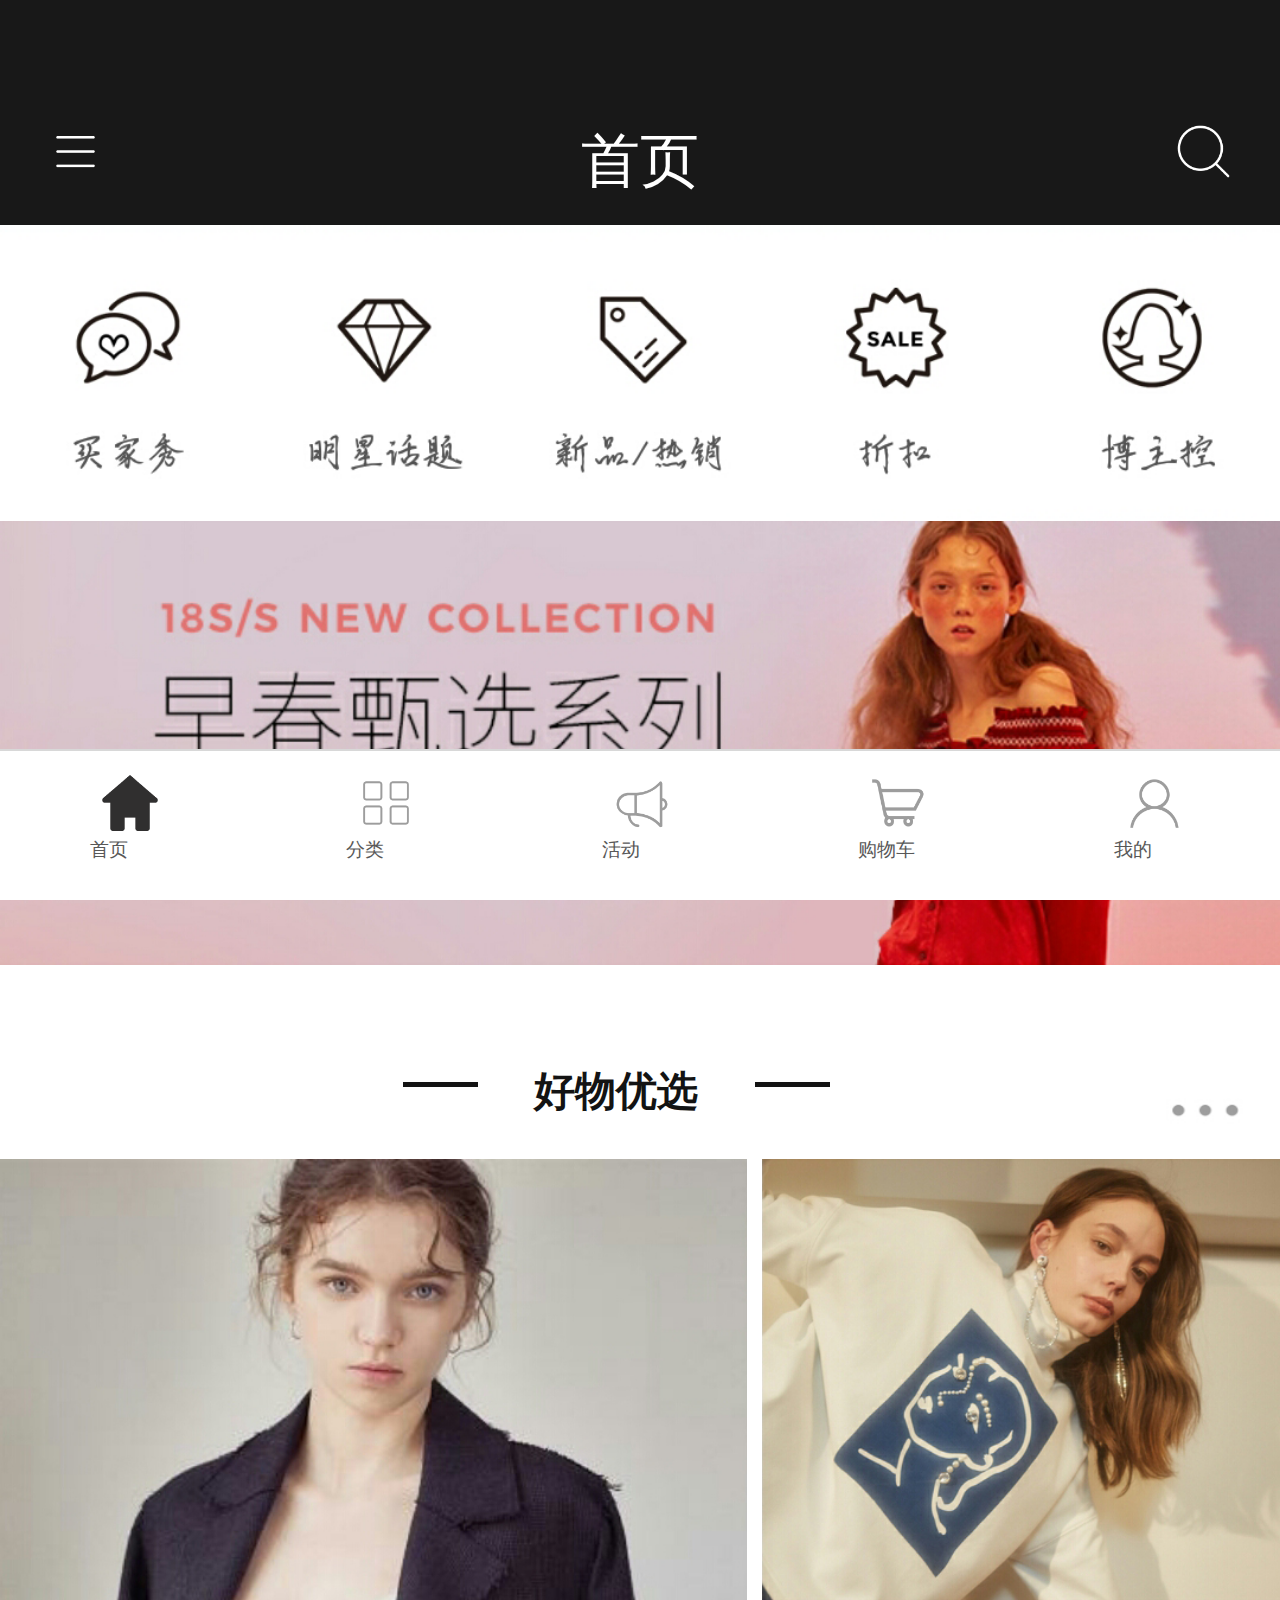
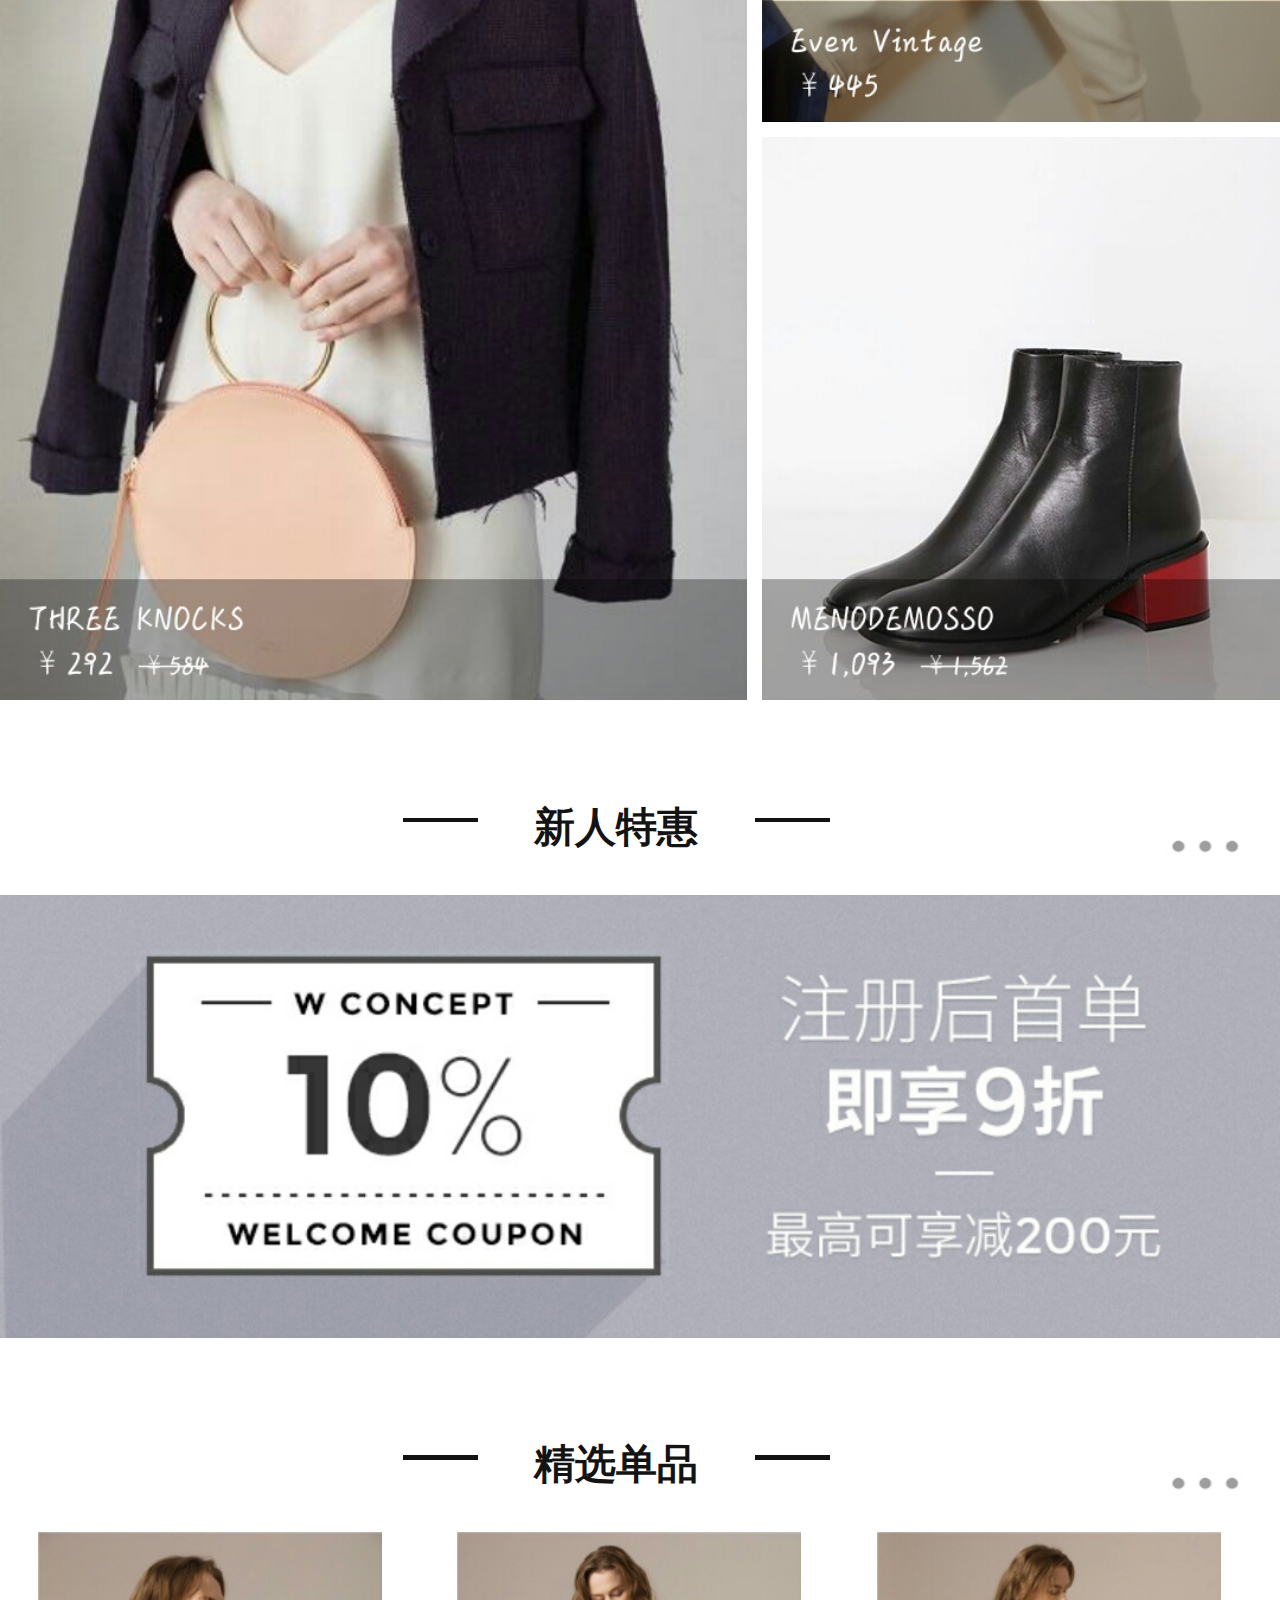
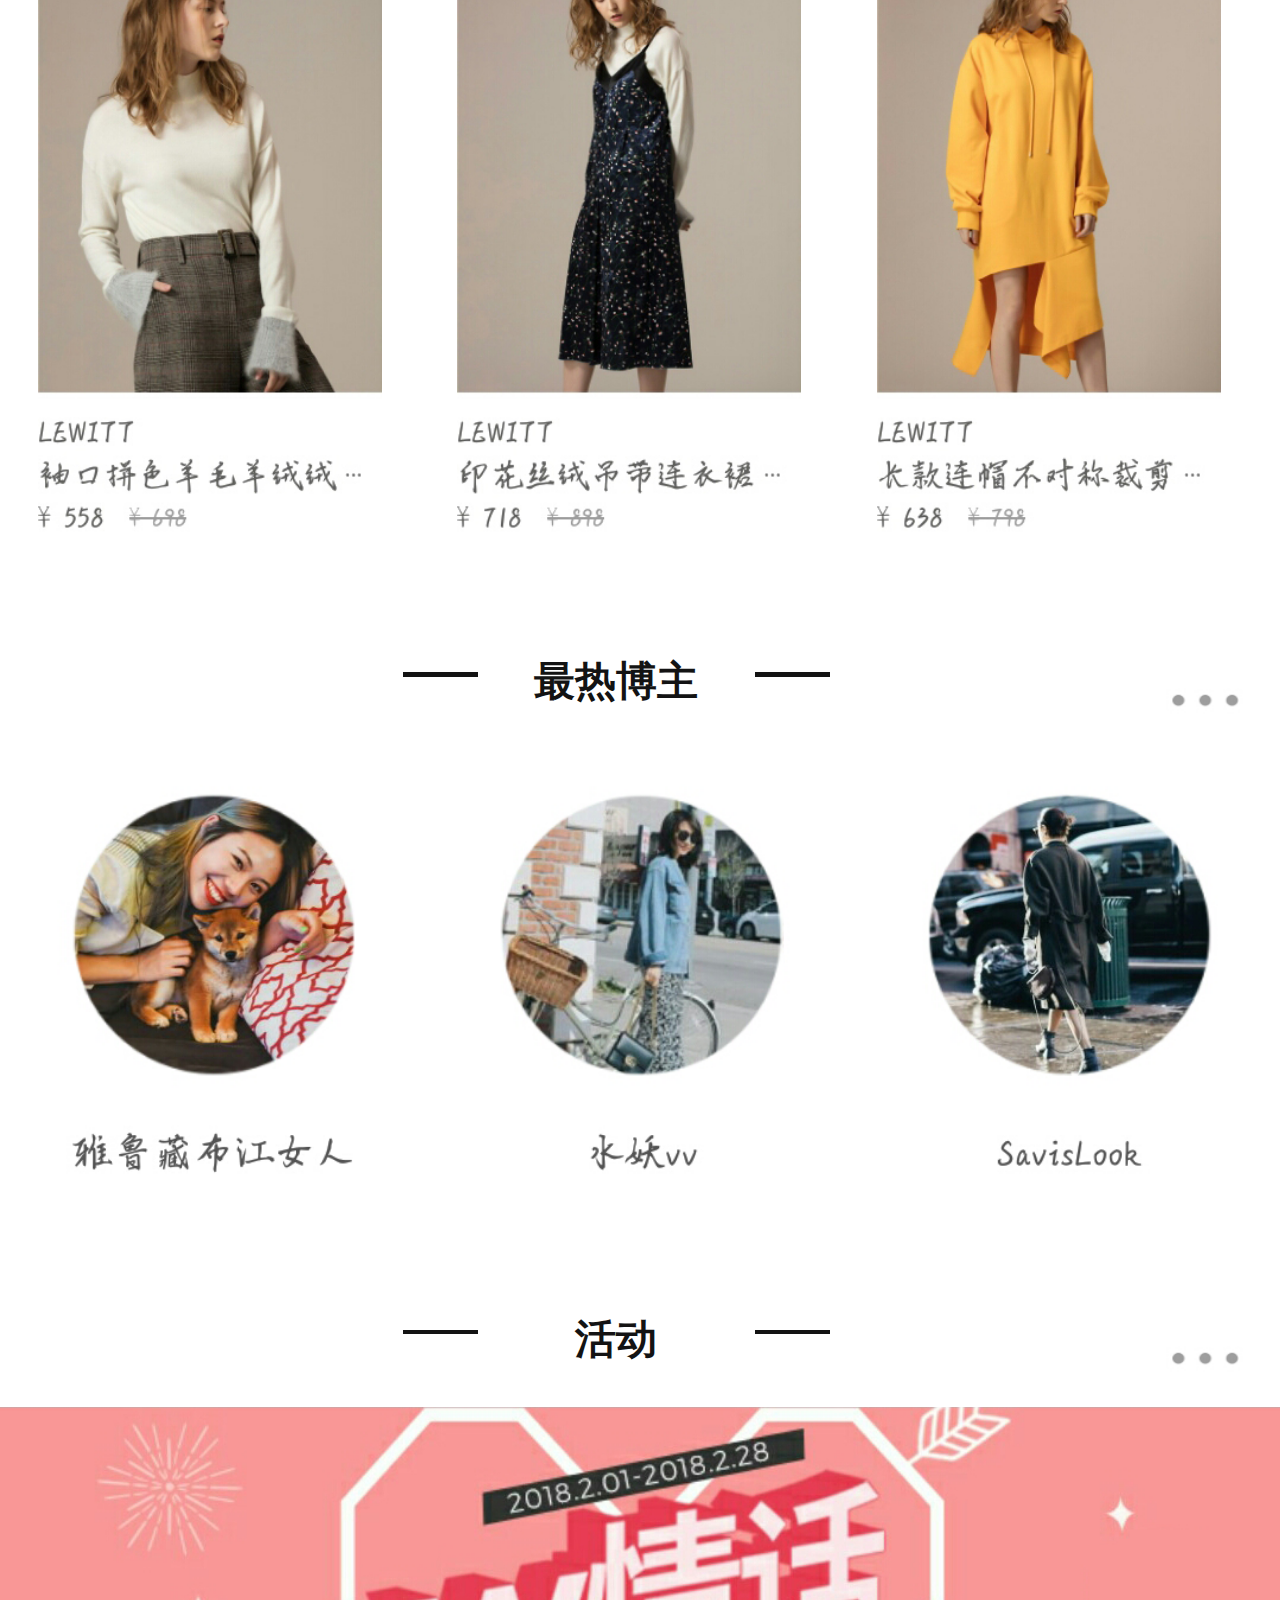
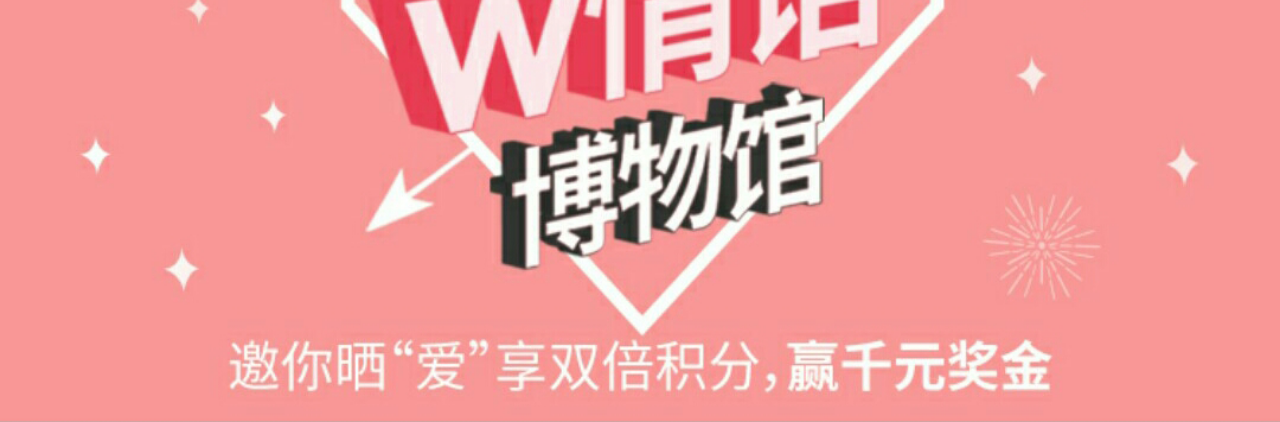
<file: index.html>
<!DOCTYPE html>
<html lang="en">
<head>
	<meta charset="UTF-8">
	<meta name="viewport" content="width=device-width,user-scalable=no,initial-scale=1.0,maximum-scale=1.0, minimum-scale=1.0">
	<!-- /*viewport：解决适口问题*/ -->
	<title>首页</title>
	<link rel="stylesheet" href="css/index.css">
	<link rel="stylesheet" href="css/public.css">
	<script src="js/rem.js"></script>  
	<!-- /*script:引进js文件*/ -->
	<link rel="icon" href="img/logo.ico" type="image/x-icon">
</head>
<body>
	<div id="top">
		<a href="index.html"><img src="img/I1.png" alt="" class="top_ph1"></a>
		<a href="index.html" class="top_text">首页</a>
		<a href="index.html"><img src="img/I2.png" alt="" class="top_ph2"></a>
	</div>
	<div id="banner">
		<a href="index.html" class="banner1"><img src="img/I3.png" alt=""></a>
		<a href="index.html" class="banner2"><img src="img/I4.png" alt=""></a>
		<a href="index.html" class="banner3"><img src="img/I5.png" alt=""></a>
		<a href="index.html" class="banner4"><img src="img/I6.png" alt=""></a>
		<a href="index.html" class="banner5"><img src="img/I7.png" alt=""></a>
	</div>
	<div id="recd">
		<img src="img/I8_02.png" alt="" class="recd1">
		<img src="img/I9_02.png" alt="" class="recd2">
		<img src="img/I8_02.png" alt="" class="recd1">
		<img src="img/I9_02.png" alt="" class="recd2">
	</div>
	<div id="item1">
		<div class="item1_top">
			<div class="item1_top_line"></div>
			<h1>好物优选</h1>
			<div class="item1_top_line"></div>
			<a href="index.html"><img src="img/W_03.png" alt="" class="top_right"></a>
		</div>
		<div class="item1_content">
			<a href="index.html"><img src="img/G1_02.png" alt="" class="item1_content_l"></a>
			<a href="index.html"><img src="img/G1_04.png" alt="" class="item1_content_r1"></a>
			<a href="index.html"><img src="img/G1_06.png" alt="" class="item1_content_r2"></a>
		</div>
	</div>
	<div id="item2">
		<div class="item1_top">
			<div class="item1_top_line"></div>
			<h1>新人特惠</h1>
			<div class="item1_top_line"></div>
			<a href="index.html"><img src="img/W_03.png" alt="" class="top_right"></a>
		</div>
		<div class="item2_content">
			<a href="activity.html"><img src="img/G2_07.png" alt="" class="item2_content1"></a>
		</div>
	</div>
	<div id="item3">
		<div class="item1_top">
			<div class="item1_top_line"></div>
			<h1>精选单品</h1>
			<div class="item1_top_line"></div>
			<a href="index.html"><img src="img/W_03.png" alt="" class="top_right"></a>
		</div>
		<div class="item3_content">
			<img src="img/G3_03.png" alt="" class="item3_content1">
			<img src="img/G3_05.png" alt="" class="item3_content1">
			<img src="img/G3_07.png" alt="" class="item3_content1">
			<img src="img/G4.png" alt="" class="item3_content1">
			<img src="img/G5.png" alt="" class="item3_content1">
			<img src="img/G6.png" alt="" class="item3_content1">
		</div>
	</div>
	<div id="item4">
		<div class="item1_top">
			<div class="item1_top_line"></div>
			<h1>最热博主</h1>
			<div class="item1_top_line"></div>
			<a href="index.html"><img src="img/W_03.png" alt="" class="top_right"></a>
		</div>
		<div class="item4_content">
			<a href="activity.html"><img src="img/K_02.png" alt="" class="item4_content1"></a>
			<a href="activity.html"><img src="img/K_03.png" alt="" class="item4_content1"></a>
			<a href="activity.html"><img src="img/K_04.png" alt="" class="item4_content1"></a>
			<a href="activity.html"><img src="img/K_02.png" alt="" class="item4_content1"></a>
			<a href="activity.html"><img src="img/K_03.png" alt="" class="item4_content1"></a>
			<a href="activity.html"><img src="img/K_04.png" alt="" class="item4_content1"></a>
		</div>
	</div>
	<div id="item5">
		<div class="item1_top">
			<div class="item1_top_line"></div>
			<h1>活动</h1>
			<div class="item1_top_line"></div>
			<a href="index.html"><img src="img/W_03.png" alt="" class="top_right"></a>
		</div>
		<div class="item5_content">
			<img src="img/N_02.png" alt="" class="">
		</div>
	</div>

	<div id="bottom">
		<a href="index.html" class="bottom1">
			<img src="img/Q1.png" alt="">
			<i>首页</i>
		</a>
		<a href="sort.html" class="bottom1">
			<img src="img/B2.png" alt="">
			<i>分类</i>
		</a>
		<a href="activity.html" class="bottom1">
			<img src="img/B3.png" alt="">
			<i>活动</i>
		</a>
		<a href="car.html" class="bottom1">
			<img src="img/B4.png" alt="">
			<i>购物车</i>
		</a>
		<a href="user.html" class="bottom1">
			<img src="img/B5.png" alt="">
			<i>我的</i>
		</a>
	</div>
		
	


</body>
</html>
</file>
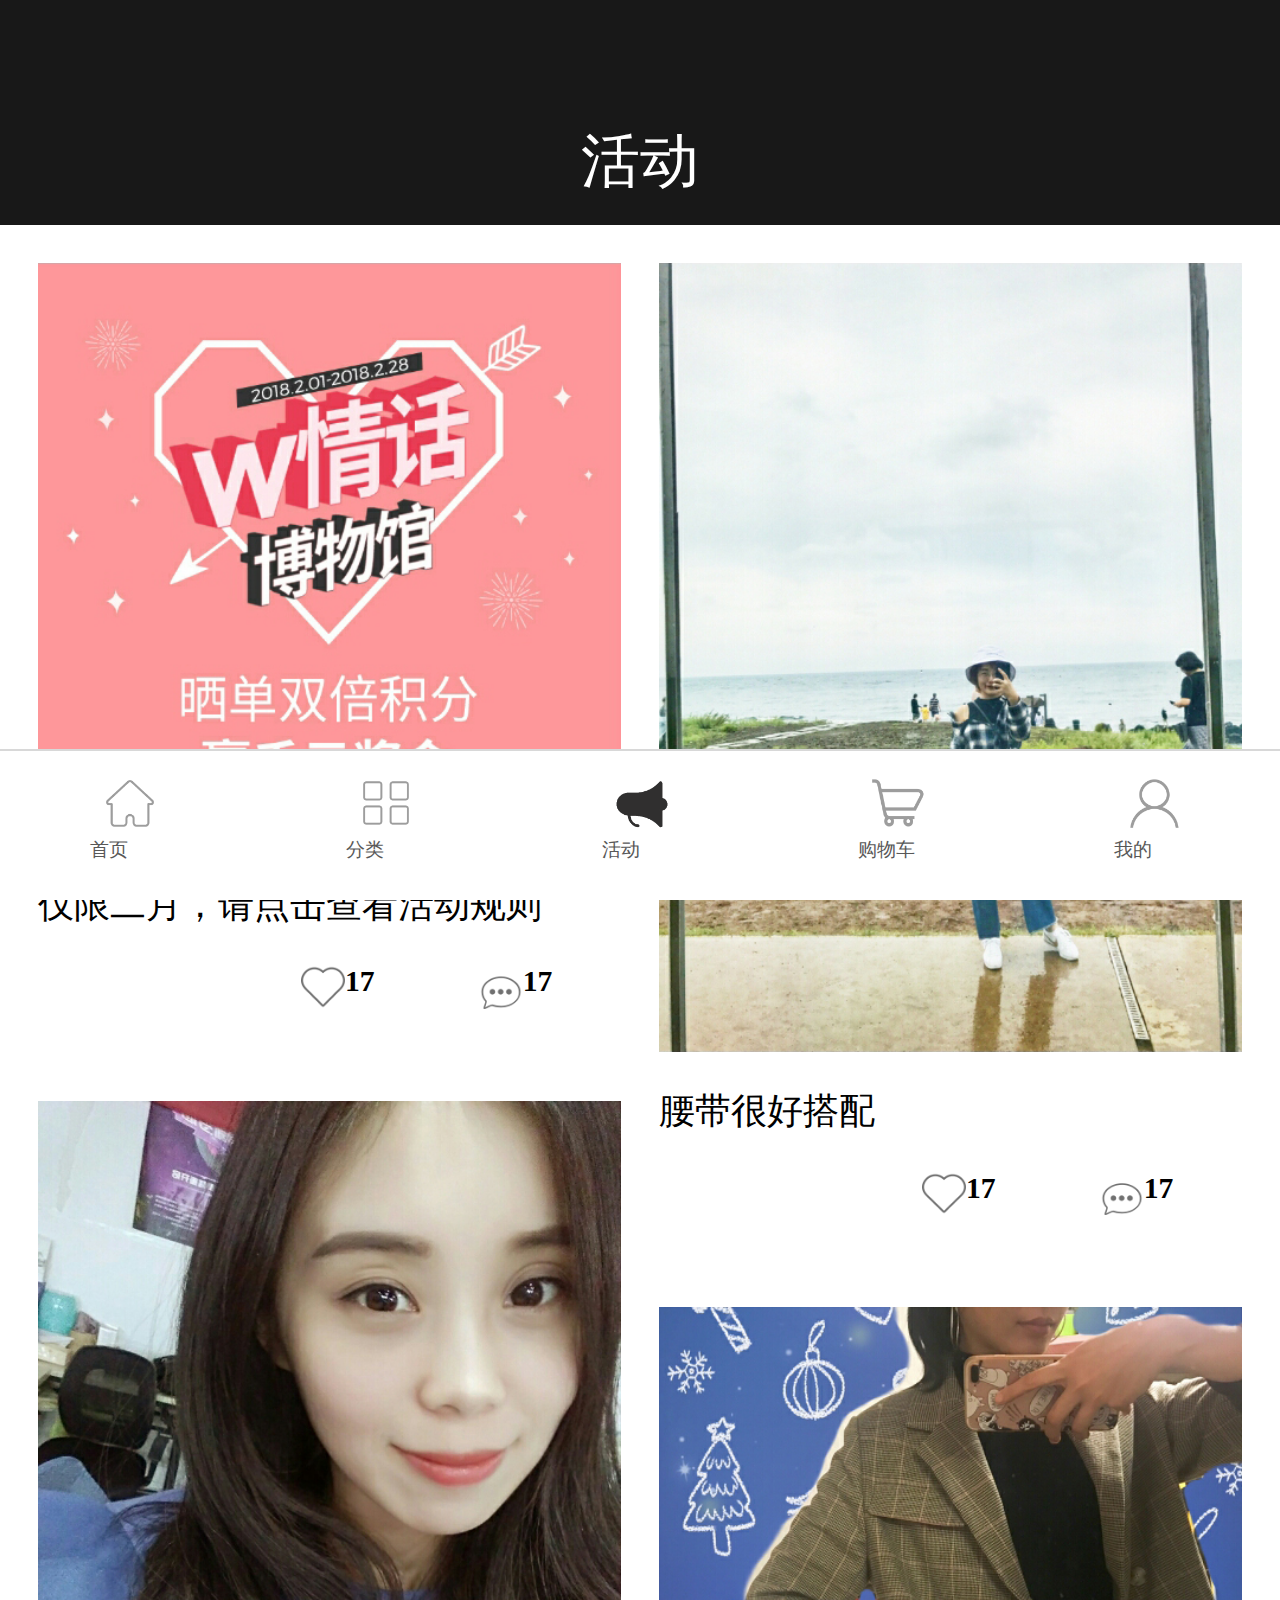
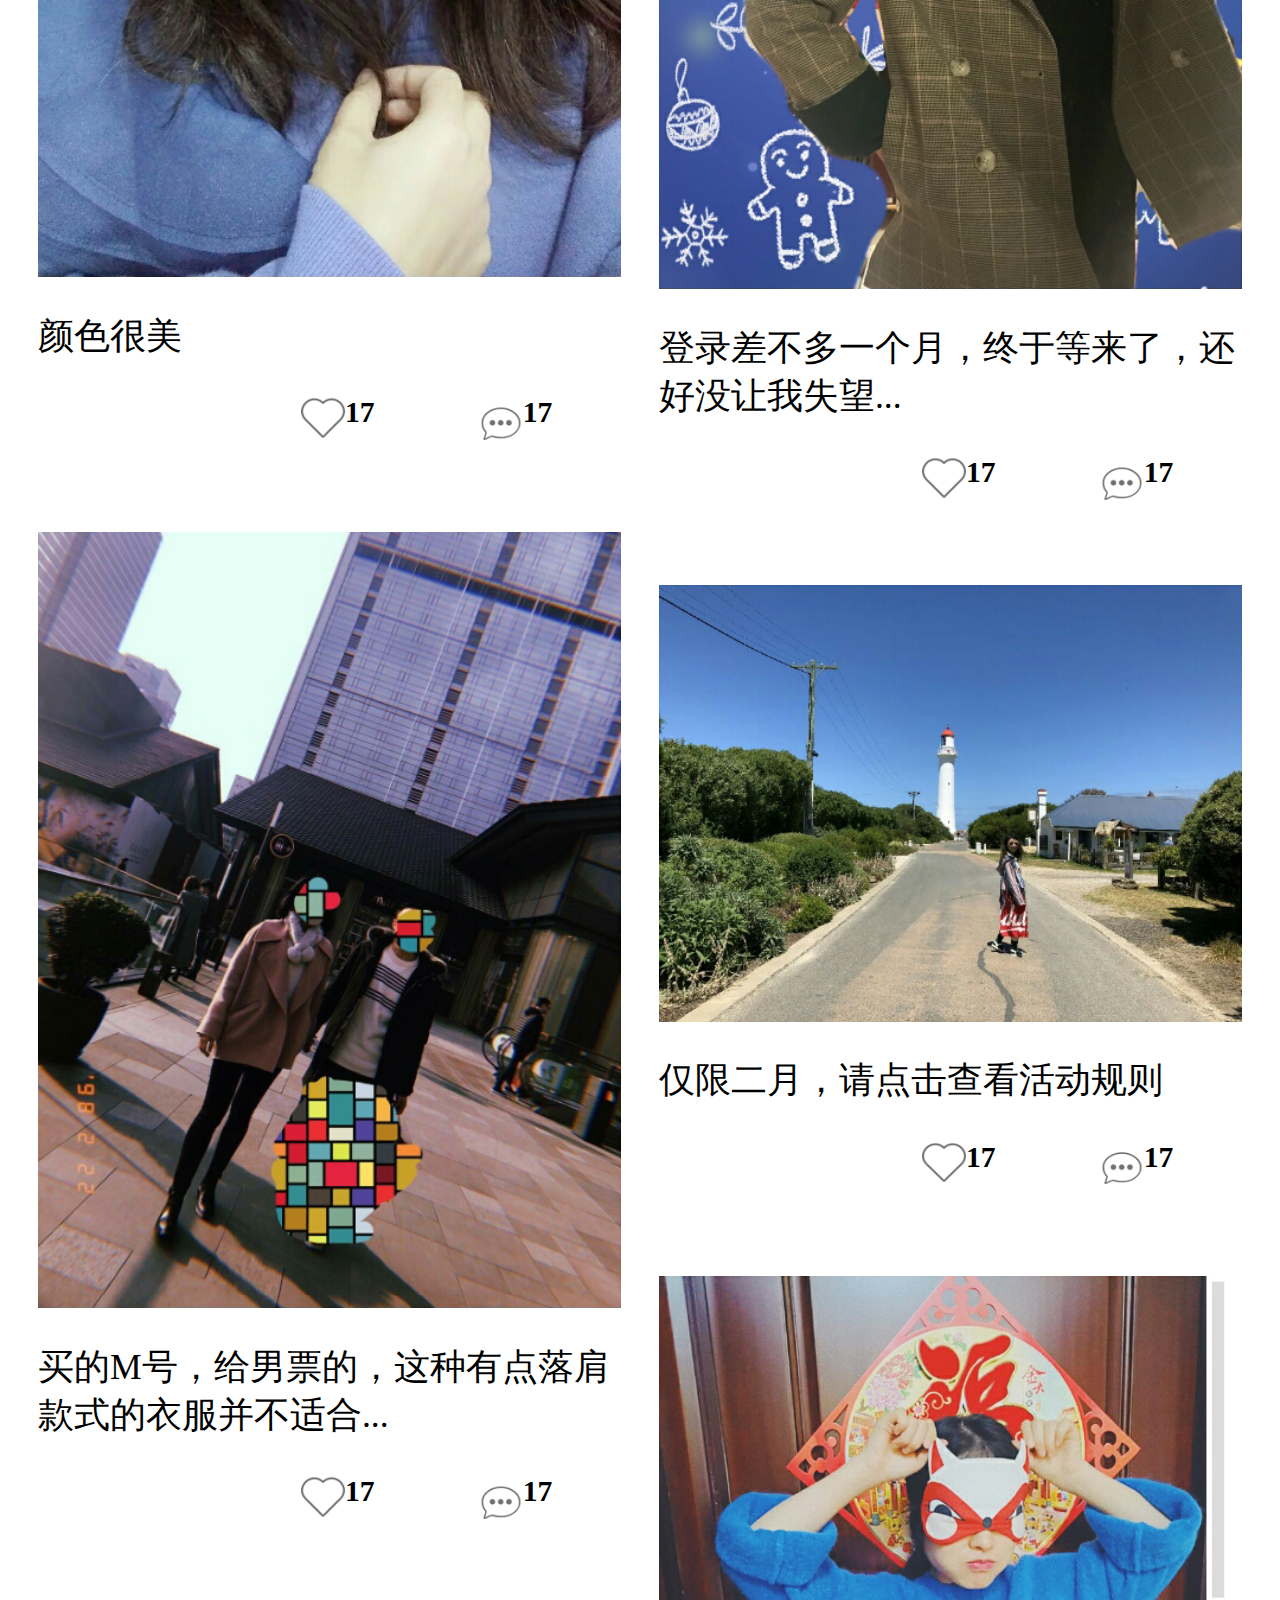
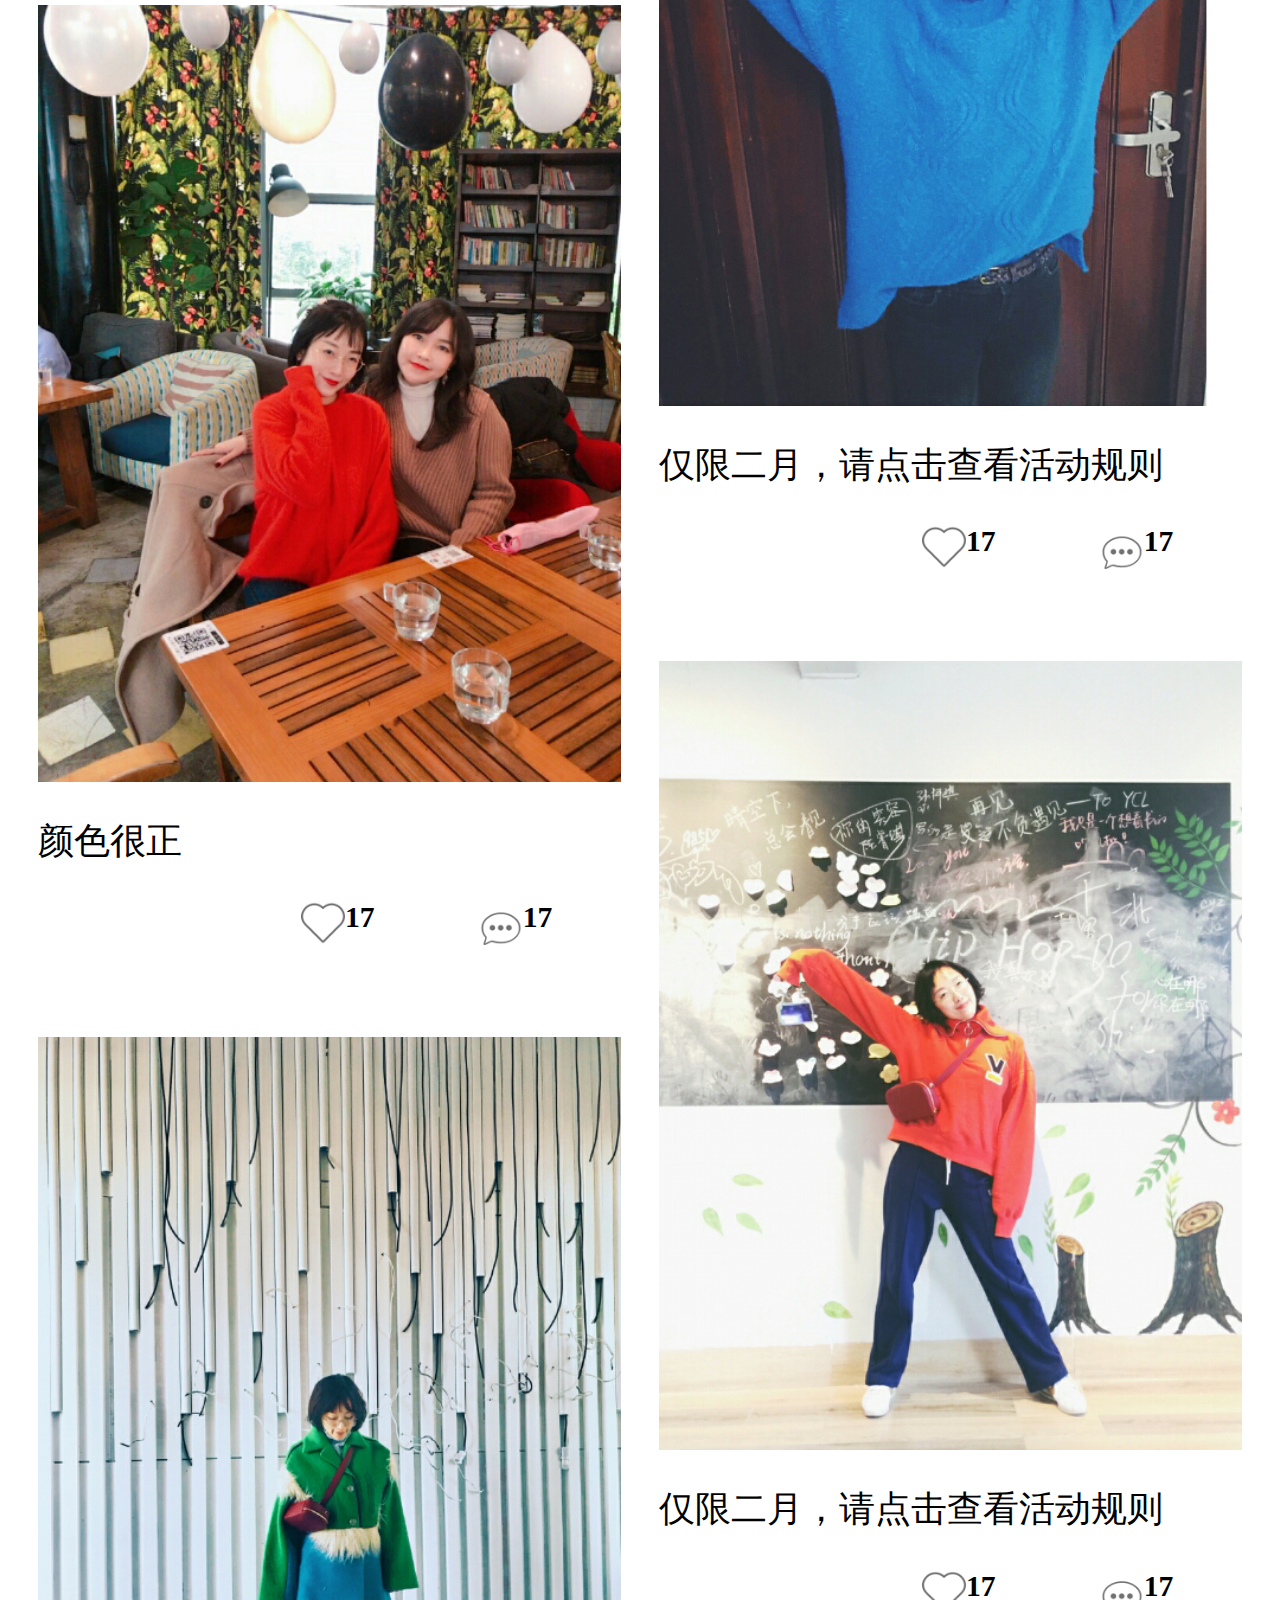
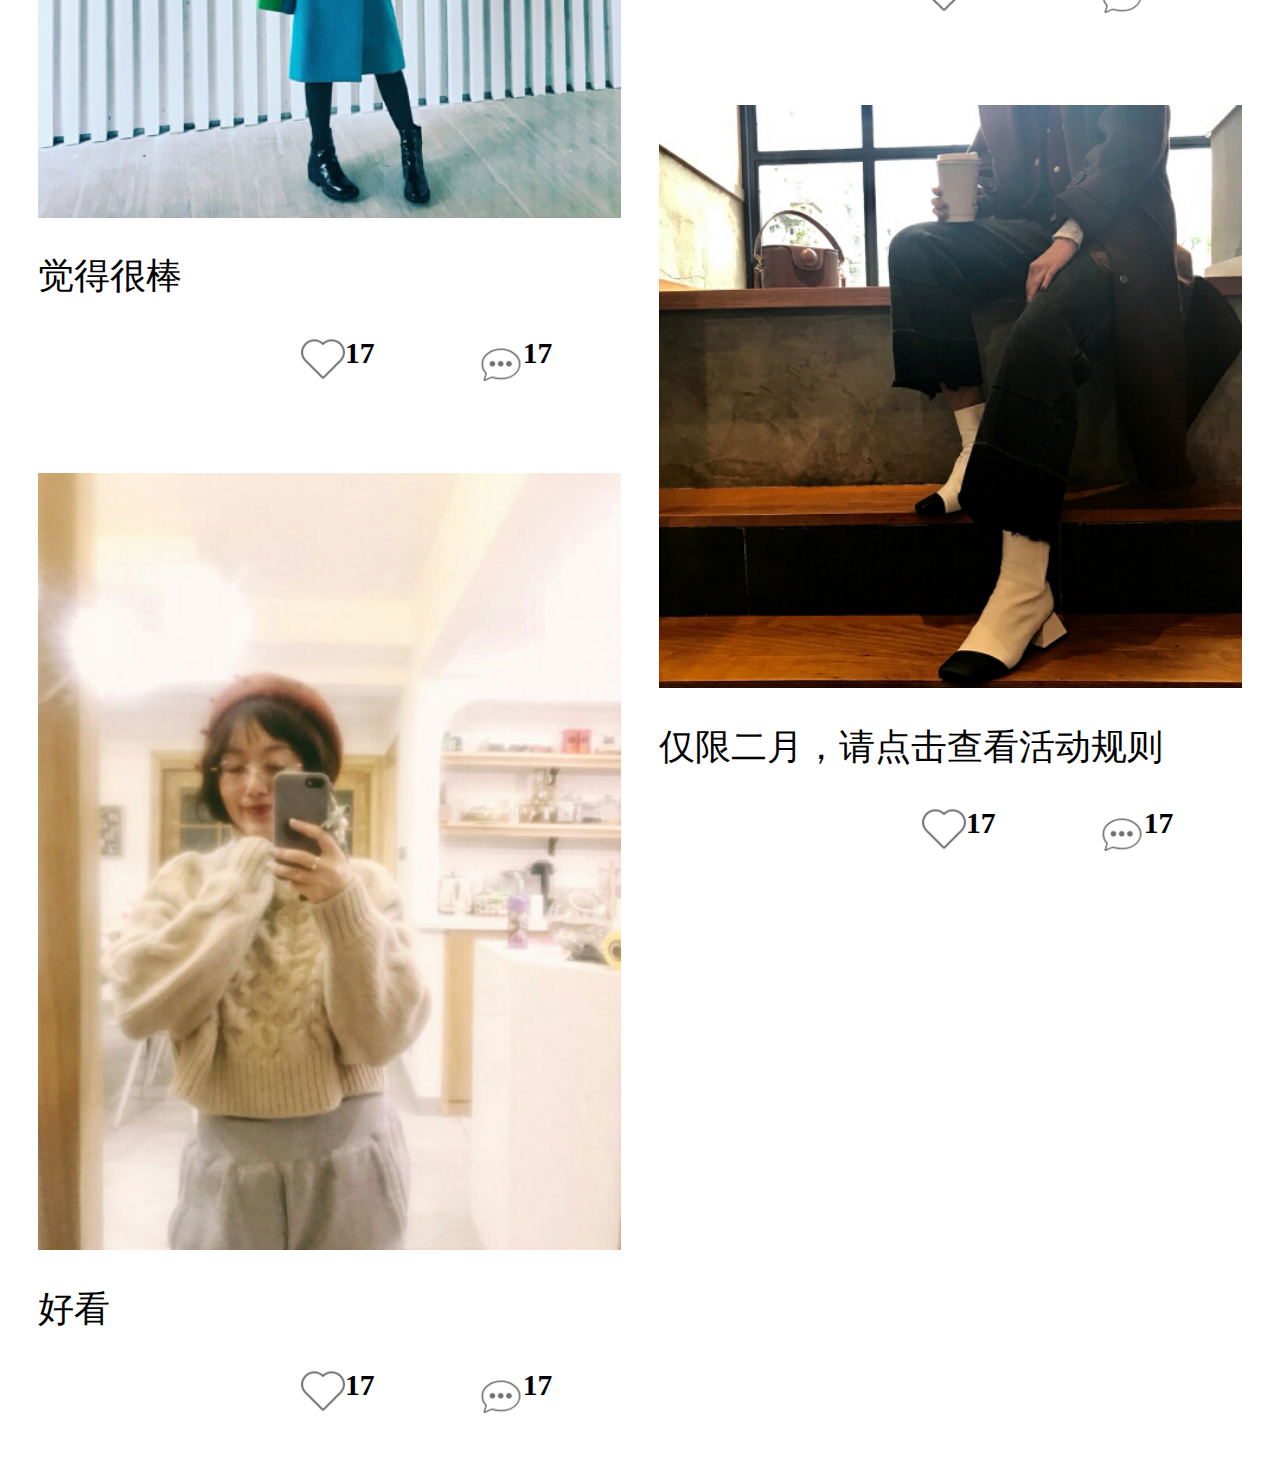
<file: activity.html>
<!DOCTYPE html>
<html lang="en">
<head>
	<meta charset="UTF-8">
	<meta name="viewport" content="width=device-width,user-scalable=no,initial-scale=1.0,maximum-scale=1.0, minimum-scale=1.0">
	<!-- /*viewport：解决适口问题*/ -->
	<title>活动</title>
	<link rel="stylesheet" href="css/activity.css">
	<link rel="stylesheet" href="css/public.css">
	<script src="js/rem.js"></script>  
	<!-- /*script:引进js文件*/ -->
	<link rel="icon" href="img/logo.ico" type="image/x-icon">
</head>
<body>
	<div id="top">
		<a href="index.html" class="top_text">活动</a>
	</div>
	<div id="item">
		<a href="activity.html" class="item1">
			<div class="item1_ph"><img src="img/S_03.png" alt=""></div>
			<div class="item1_bottom">
				<p>仅限二月，请点击查看活动规则</p>
				<h1><img src="img/B6.png" alt=""><i>17</i></h1>
				<h1><img src="img/B7.png" alt=""><i>17</i></h1>
			</div>
		</a>
		<a href="activity.html" class="item1">
			<div class="item1_ph"><img src="img/S_06.png" alt=""></div>
			<div class="item1_bottom">
				<p>颜色很美</p>
				<h1><img src="img/B6.png" alt=""><i>17</i></h1>
				<h1><img src="img/B7.png" alt=""><i>17</i></h1>
			</div>
		</a>
		<a href="activity.html" class="item1">
			<div class="item1_ph"><img src="img/S_08.png" alt=""></div>
			<div class="item1_bottom">
				<p>买的M号，给男票的，这种有点落肩款式的衣服并不适合...</p>
				<h1><img src="img/B6.png" alt=""><i>17</i></h1>
				<h1><img src="img/B7.png" alt=""><i>17</i></h1>
			</div>
		</a>
		<a href="activity.html" class="item1">
			<div class="item1_ph"><img src="img/S_10.png" alt=""></div>
			<div class="item1_bottom">
				<p>颜色很正</p>
				<h1><img src="img/B6.png" alt=""><i>17</i></h1>
				<h1><img src="img/B7.png" alt=""><i>17</i></h1>
			</div>
		</a>
		<a href="activity.html" class="item1">
			<div class="item1_ph"><img src="img/S_12.png" alt=""></div>
			<div class="item1_bottom">
				<p>觉得很棒</p>
				<h1><img src="img/B6.png" alt=""><i>17</i></h1>
				<h1><img src="img/B7.png" alt=""><i>17</i></h1>
			</div>
		</a>
		<a href="activity.html" class="item1">
			<div class="item1_ph"><img src="img/S_14.png" alt=""></div>
			<div class="item1_bottom">
				<p>好看</p>
				<h1><img src="img/B6.png" alt=""><i>17</i></h1>
				<h1><img src="img/B7.png" alt=""><i>17</i></h1>
			</div>
		</a>

	</div>

	<div id="content">
		<a href="activity.html" class="content1">
			<div class="item1_ph"><img src="img/Y_03.png" alt=""></div>
			<div class="item1_bottom">
				<p>腰带很好搭配</p>
				<h1><img src="img/B6.png" alt=""><i>17</i></h1>
				<h1><img src="img/B7.png" alt=""><i>17</i></h1>
			</div>
		</a>
		<a href="activity.html" class="content1">
			<div class="item1_ph"><img src="img/Y_06.png" alt=""></div>
			<div class="item1_bottom">
				<p>登录差不多一个月，终于等来了，还好没让我失望...</p>
				<h1><img src="img/B6.png" alt=""><i>17</i></h1>
				<h1><img src="img/B7.png" alt=""><i>17</i></h1>
			</div>
		</a>
		<a href="activity.html" class="content1">
			<div class="item1_ph"><img src="img/Y_08.png" alt=""></div>
			<div class="item1_bottom">
				<p>仅限二月，请点击查看活动规则</p>
				<h1><img src="img/B6.png" alt=""><i>17</i></h1>
				<h1><img src="img/B7.png" alt=""><i>17</i></h1>
			</div>
		</a>
		<a href="activity.html" class="content1">
			<div class="item1_ph"><img src="img/Y_10.png" alt=""></div>
			<div class="item1_bottom">
				<p>仅限二月，请点击查看活动规则</p>
				<h1><img src="img/B6.png" alt=""><i>17</i></h1>
				<h1><img src="img/B7.png" alt=""><i>17</i></h1>
			</div>
		</a>
		<a href="activity.html" class="content1">
			<div class="item1_ph"><img src="img/Y_12.png" alt=""></div>
			<div class="item1_bottom">
				<p>仅限二月，请点击查看活动规则</p>
				<h1><img src="img/B6.png" alt=""><i>17</i></h1>
				<h1><img src="img/B7.png" alt=""><i>17</i></h1>
			</div>
		</a>
		<a href="activity.html" class="content1">
			<div class="item1_ph"><img src="img/Y_15.png" alt=""></div>
			<div class="item1_bottom">
				<p>仅限二月，请点击查看活动规则</p>
				<h1><img src="img/B6.png" alt=""><i>17</i></h1>
				<h1><img src="img/B7.png" alt=""><i>17</i></h1>
			</div>
		</a>

	</div>

	<div id="bottom">
		<a href="index.html" class="bottom1">
			<img src="img/B1.png" alt="">
			<i>首页</i>
		</a>
		<a href="sort.html" class="bottom1">
			<img src="img/B2.png" alt="">
			<i>分类</i>
		</a>
		<a href="activity.html" class="bottom1">
			<img src="img/Q3.png" alt="">
			<i>活动</i>
		</a>
		<a href="car.html" class="bottom1">
			<img src="img/B4.png" alt="">
			<i>购物车</i>
		</a>
		<a href="user.html" class="bottom1">
			<img src="img/B5.png" alt="">
			<i>我的</i>
		</a>
	</div>

</body>
</html>
</file>
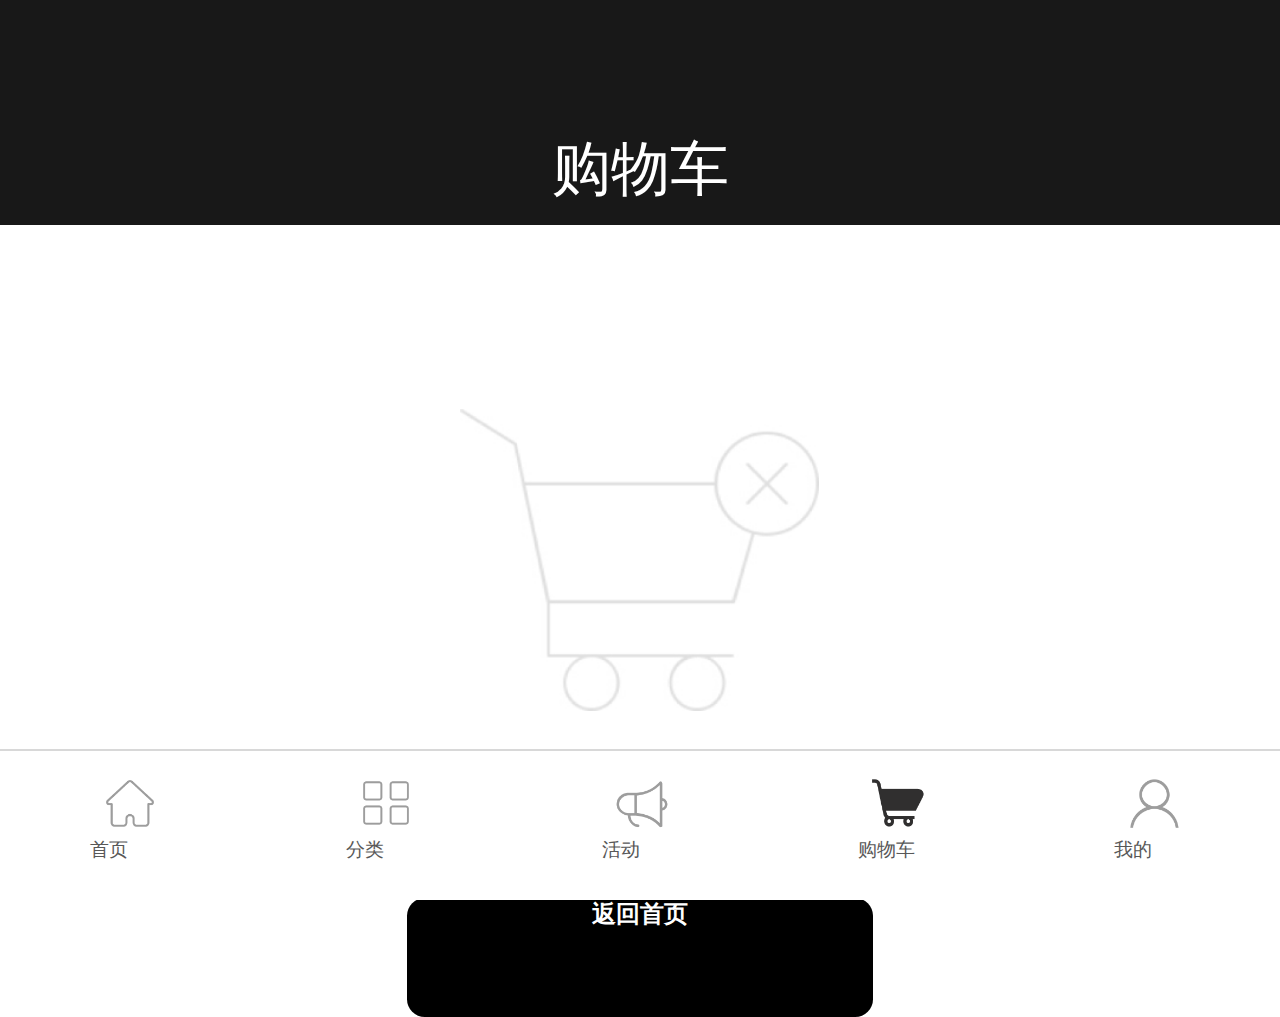
<file: car.html>
<!DOCTYPE html>
<html lang="en">
<head>
	<meta charset="UTF-8">
	<meta name="viewport" content="width=device-width,user-scalable=no,initial-scale=1.0,maximum-scale=1.0, minimum-scale=1.0">
	<!-- /*viewport：解决适口问题*/ -->
	<title>购物车</title>
	<link rel="stylesheet" href="css/car.css">
	<link rel="stylesheet" href="css/public.css">
	<script src="js/rem.js"></script>  
	<!-- /*script:引进js文件*/ -->
	<link rel="icon" href="img/logo.ico" type="image/x-icon">
</head>
<body>
	<div id="top">
		<a href="index.html" class="top_text">购物车</a>

	</div>

	<!-- <div id="prompt">多选产品时我们可能会给您分开发货</div> -->

	<div id="buy">
		<div class="buy1">
			<img src="img/F_03.png" alt="" class="">
			<h1>购物车空空如也，去逛逛吧！</h1>
		</div>
		<a href="index.html" class="buy2">
			<h1>返回首页</h1>
		</a>
		<!-- <a href="car.html" class="buy_top">
			<form action="">
				<input type="radio" name="chucang">
				<label for="">韩国仓发货</label>				
			</form>
		</a>

		<div class="buy_comd">
			<div class="buy_comd_rad">
				<form action="car.html">
					<input type="radio">
				</form>
			</div>
			<img src="img/D1_03.png" alt="">
			<div class="buy_comd_text">
				<h1>LARTIGENT</h1>
				<h2>[知名博主水妖VV原款]经典双排扣翻领女...</h2>
				<h3>米色/均码	￥1145	税率：11.90% <i>x1</i></h3>
			</div>
			<a href="car.html" class="buy_comd_revise">修改商品</a>
			<a href="car.html" class="buy_comd_revise">删除商品</a>
		</div> -->
	</div>

	<!-- <div id="total">
		<div class="total_rad">
			<form action="">
				<input type="radio">
				<label for="">全选</label>
			</form>
		</div>
		<div class="total_price">
			<h1>合计：￥<i>0.00</i></h1>
			<h2>含税：￥<i>0.00</i>  不含运费</h2>
		</div>
		
		<a href="car.html" class="total_bt">结算</a>
	</div> -->

	<div id="bottom">
		<a href="index.html" class="bottom1">
			<img src="img/B1.png" alt="">
			<i>首页</i>
		</a>
		<a href="sort.html" class="bottom1">
			<img src="img/B2.png" alt="">
			<i>分类</i>
		</a>
		<a href="activity.html" class="bottom1">
			<img src="img/B3.png" alt="">
			<i>活动</i>
		</a>
		<a href="car.html" class="bottom1">
			<img src="img/Q4.png" alt="">
			<i>购物车</i>
		</a>
		<a href="user.html" class="bottom1">
			<img src="img/B5.png" alt="">
			<i>我的</i>
		</a>
	</div>
</body>
</html>
</file>
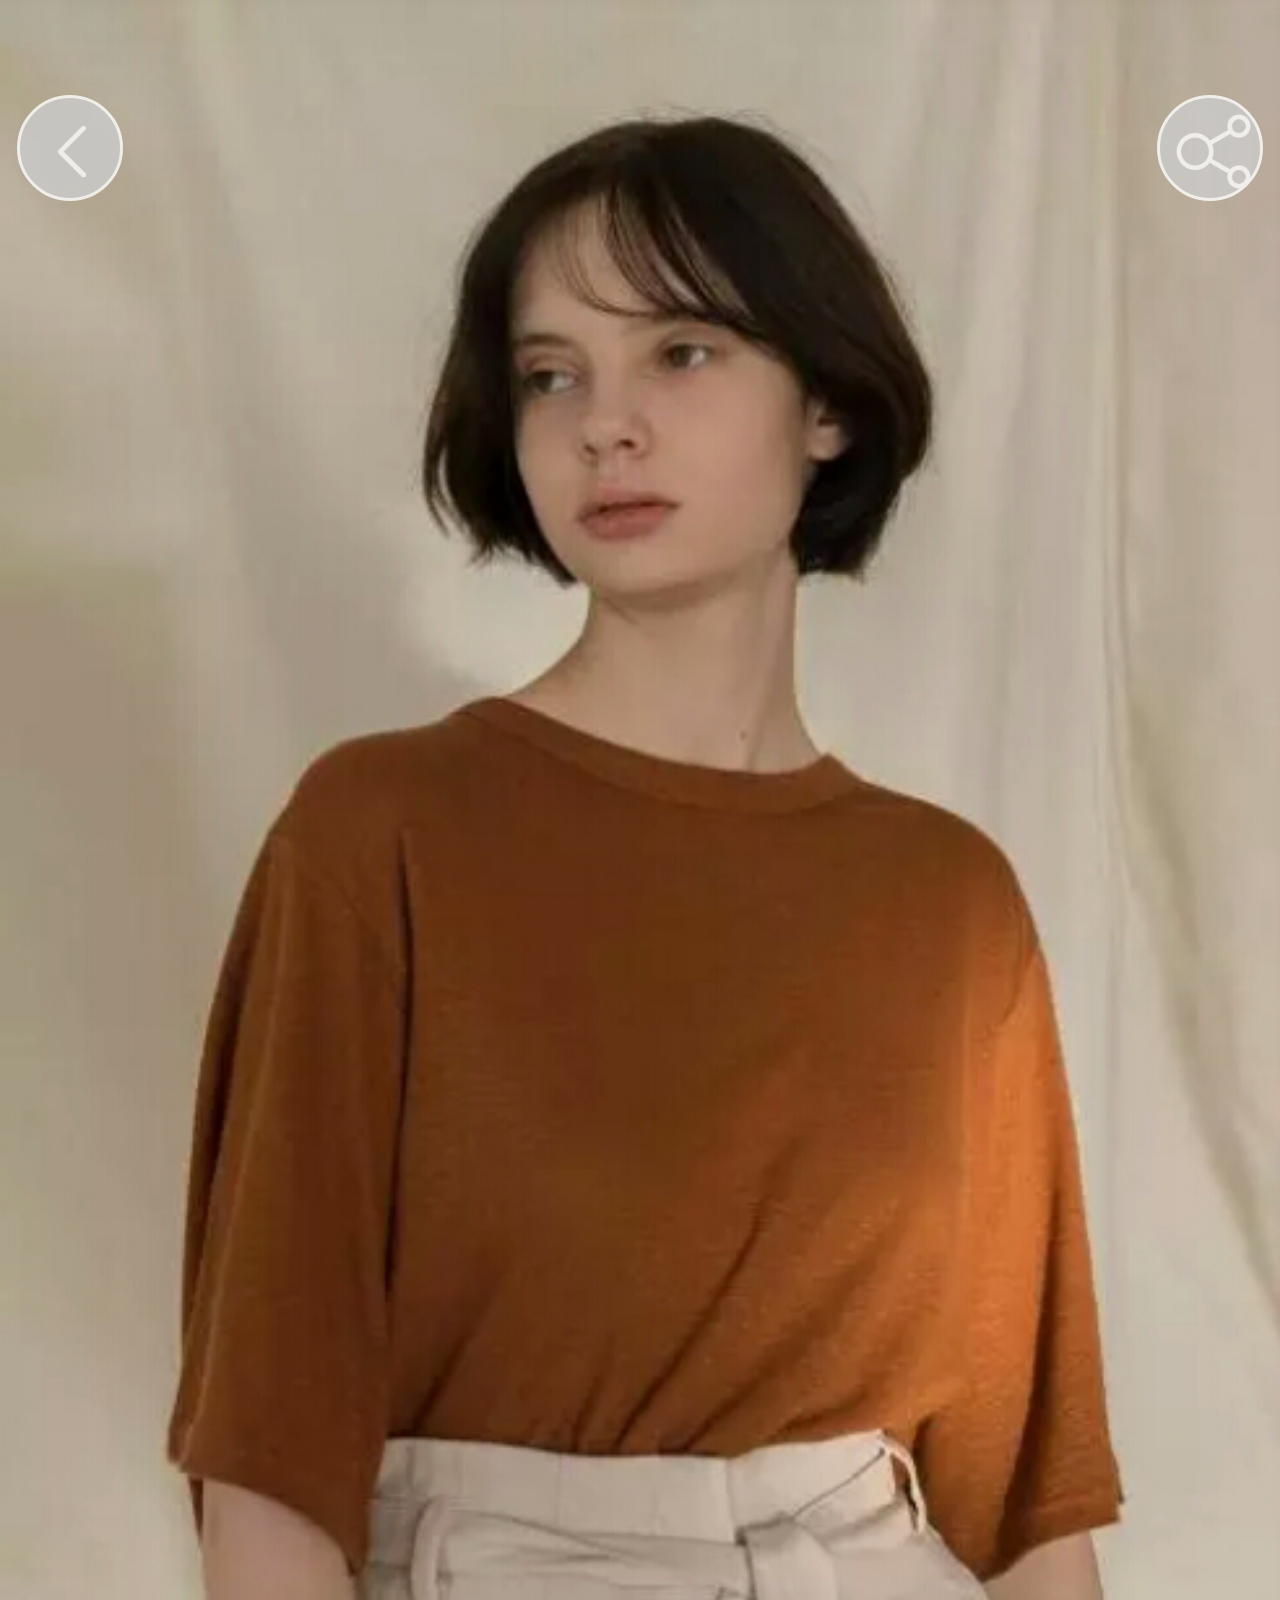
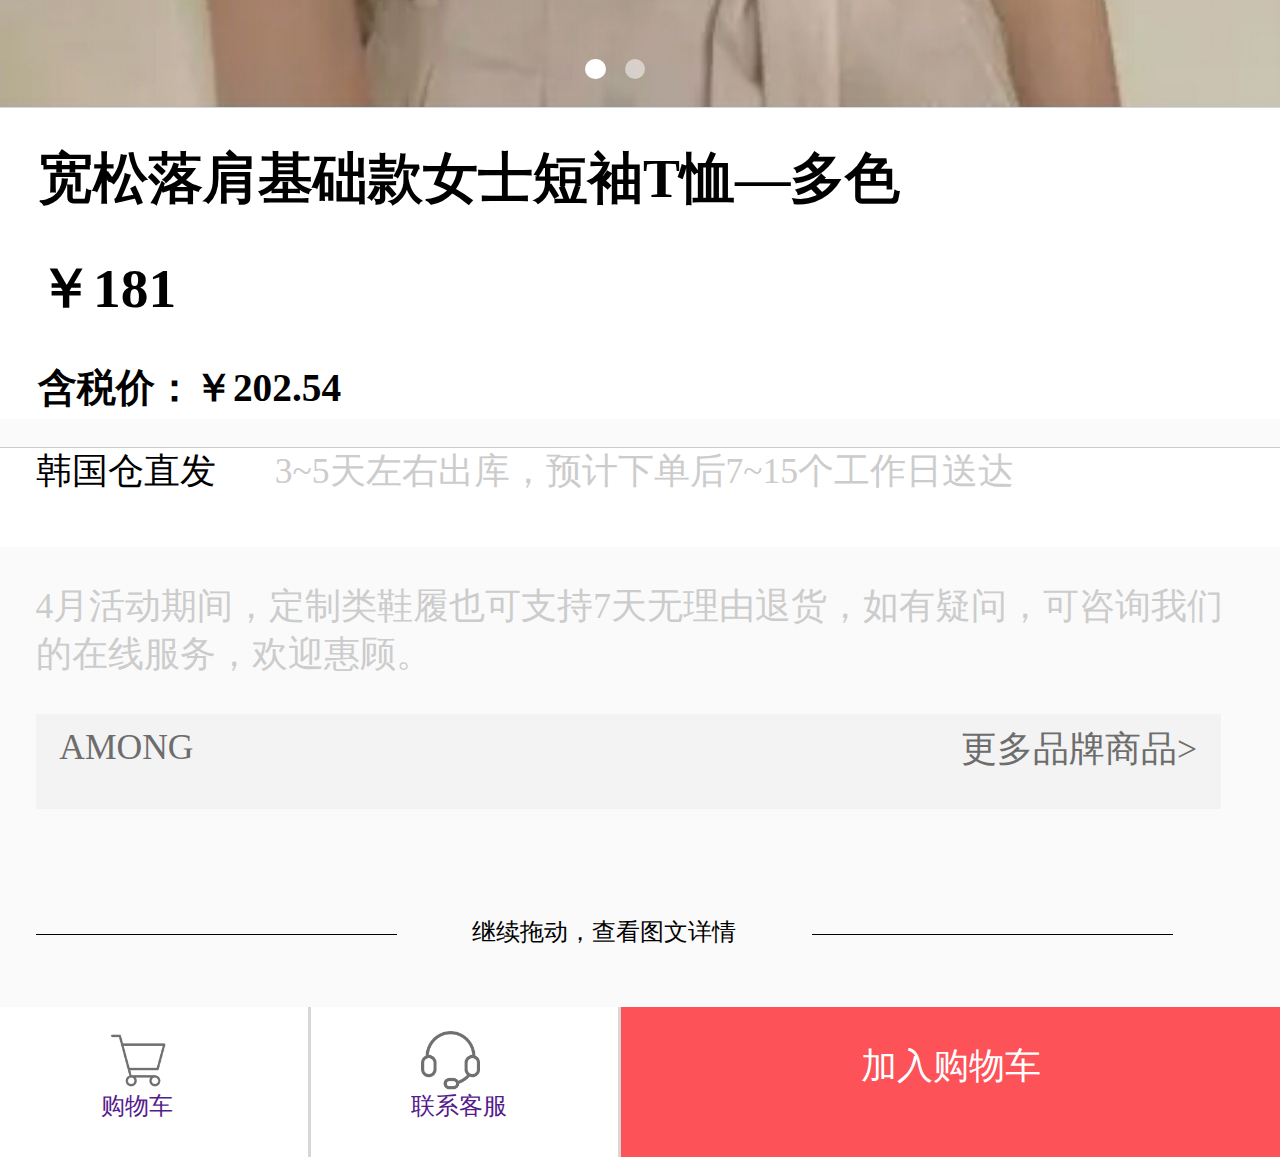
<file: details.html>
<!DOCTYPE html>
<html lang="en">
<head>
	<meta charset="UTF-8">
	<title>Document</title>
	<link rel="stylesheet" href="css/details.css">
	<link rel="stylesheet" href="css/public.css">
	<script src="js/rem.js"></script>  
	<!-- /*script:引进js文件*/ -->
	<link rel="icon" href="img/logo.ico" type="image/x-icon">
</head>
<body>
	<div id="img">
		<div class="imgs">
			<img src="img/screen1_03.png" alt="">
			<a href="" class="img_left"><img src="img/jiantou.png" alt=""></a>
			<a href="" class="img_right"><img src="img/fenxiang.png" alt=""></a>
			<div class="imgs_spots">
				<div class="imgs_spot active"></div>
				<div class="imgs_spot"></div>
			</div>
		</div>
	</div>

	<div id="relevant">
		<div class="relevant_top">
			<li><h3>宽松落肩基础款女士短袖T恤—多色</h3></li>
			<li><h3>￥<i>181</i></h3></li>
			<li><h5>含税价：￥<i>202.54</i></h5></li>
		</div>

		<div class="relevant_middle">
			<div class="rm_top">韩国仓直发<i>3~5天左右出库，预计下单后7~15个工作日送达</i></div>
			<div class="rm_middle">4月活动期间，定制类鞋履也可支持7天无理由退货，如有疑问，可咨询我们的在线服务，欢迎惠顾。</div>
			<div class="box">
				AMONG
				<i>更多品牌商品></i>
			</div>
			<div class="rm_lines">
				<div class="rm_line"></div>
				<li>继续拖动，查看图文详情</li>
				<div class="rm_line"></div>
			</div>
		</div>
	</div>

	<div id="bottom">
		<a href="" class="bottom_car"><img src="img/car.png" alt="">购物车</a>
		<a href="" class="bottom_kf"><img src="img/kefu.png" alt="">联系客服</a>
		<a href="" class="bottom_carbtn">加入购物车</a>
	</div>
</body>
</html>
</file>
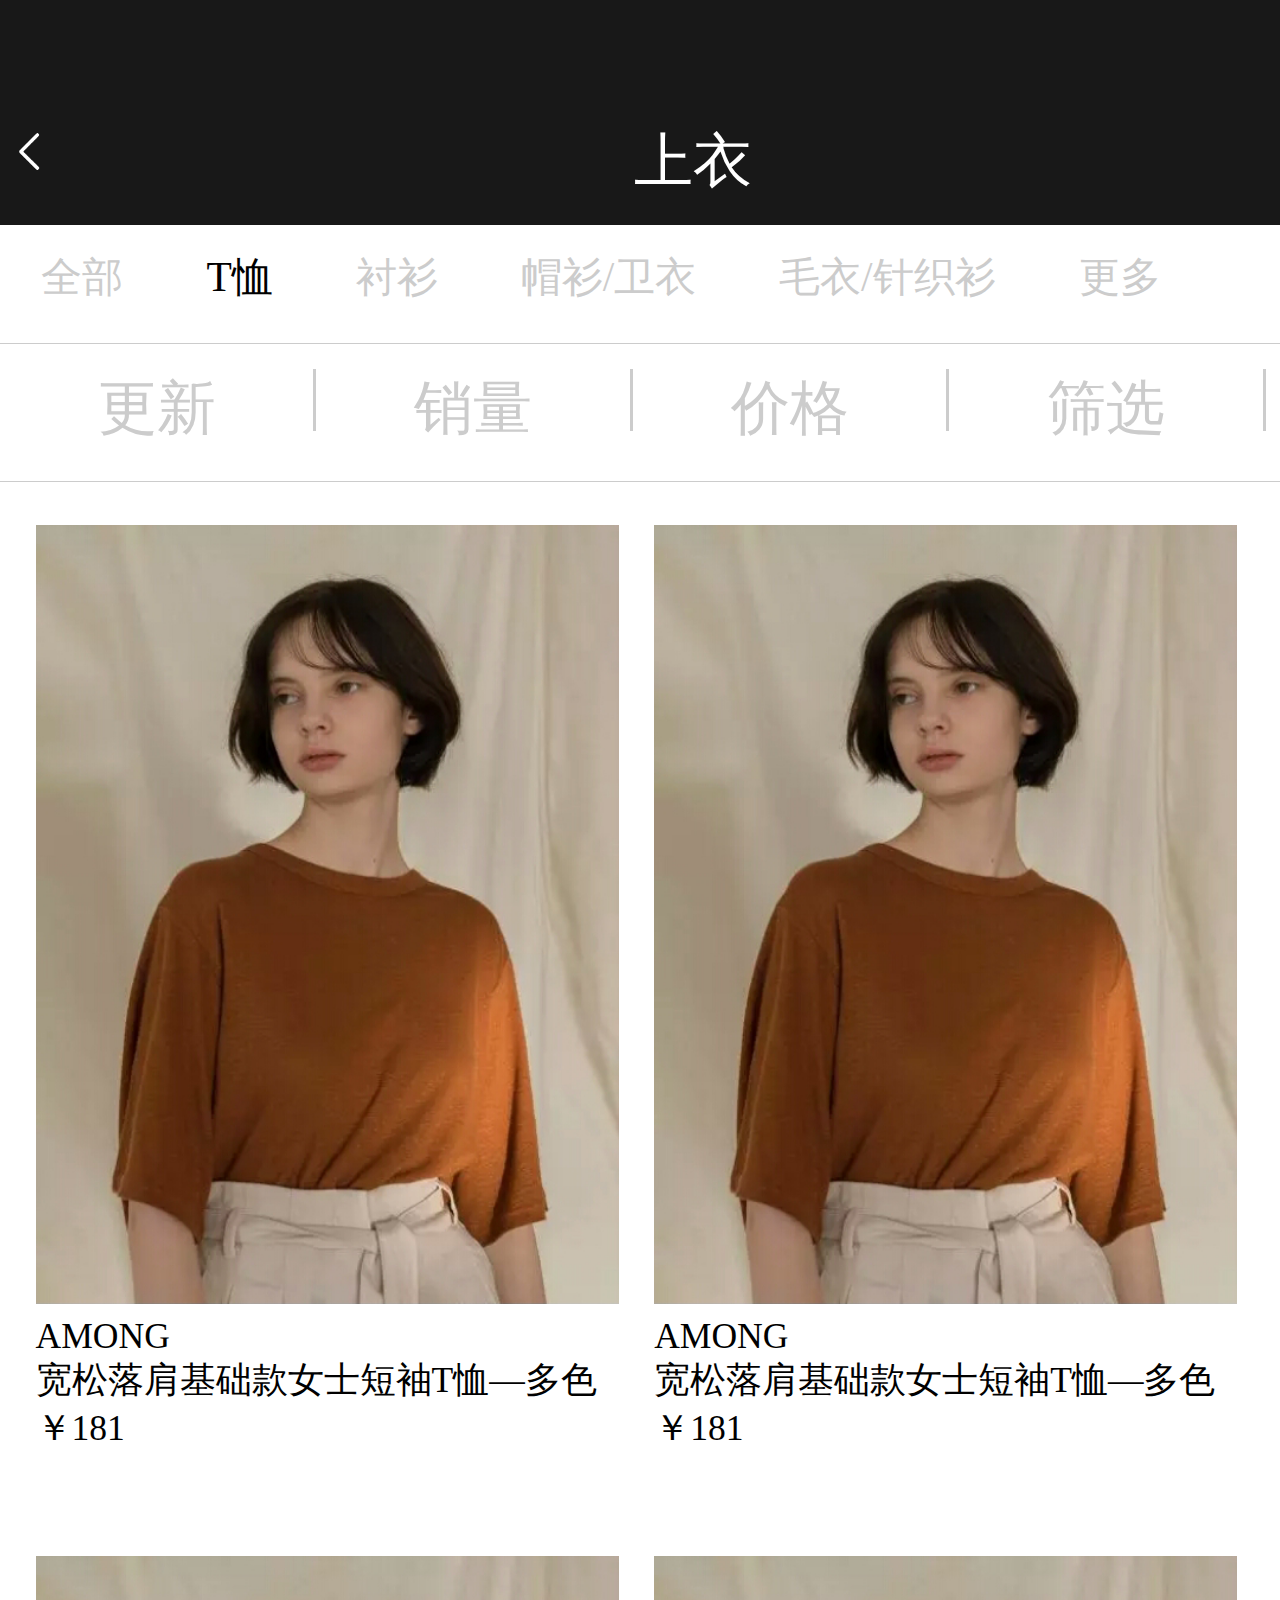
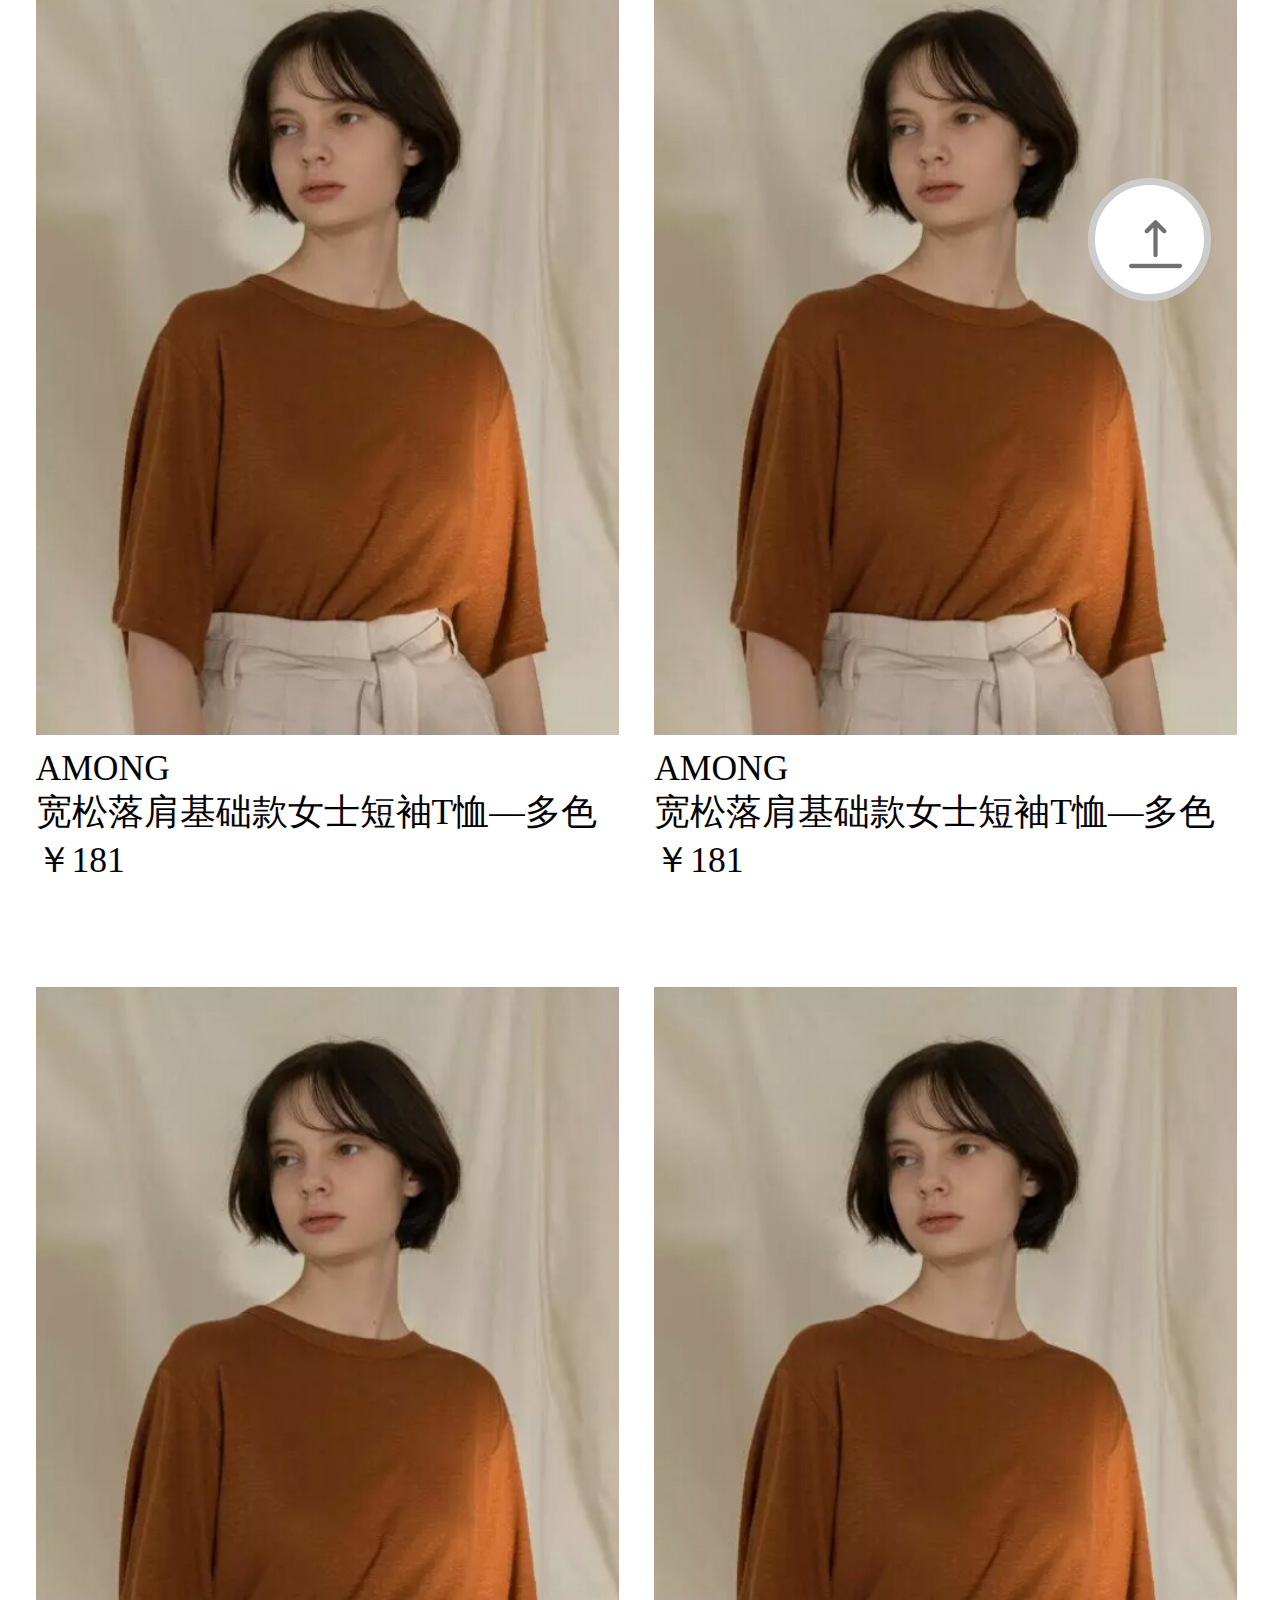
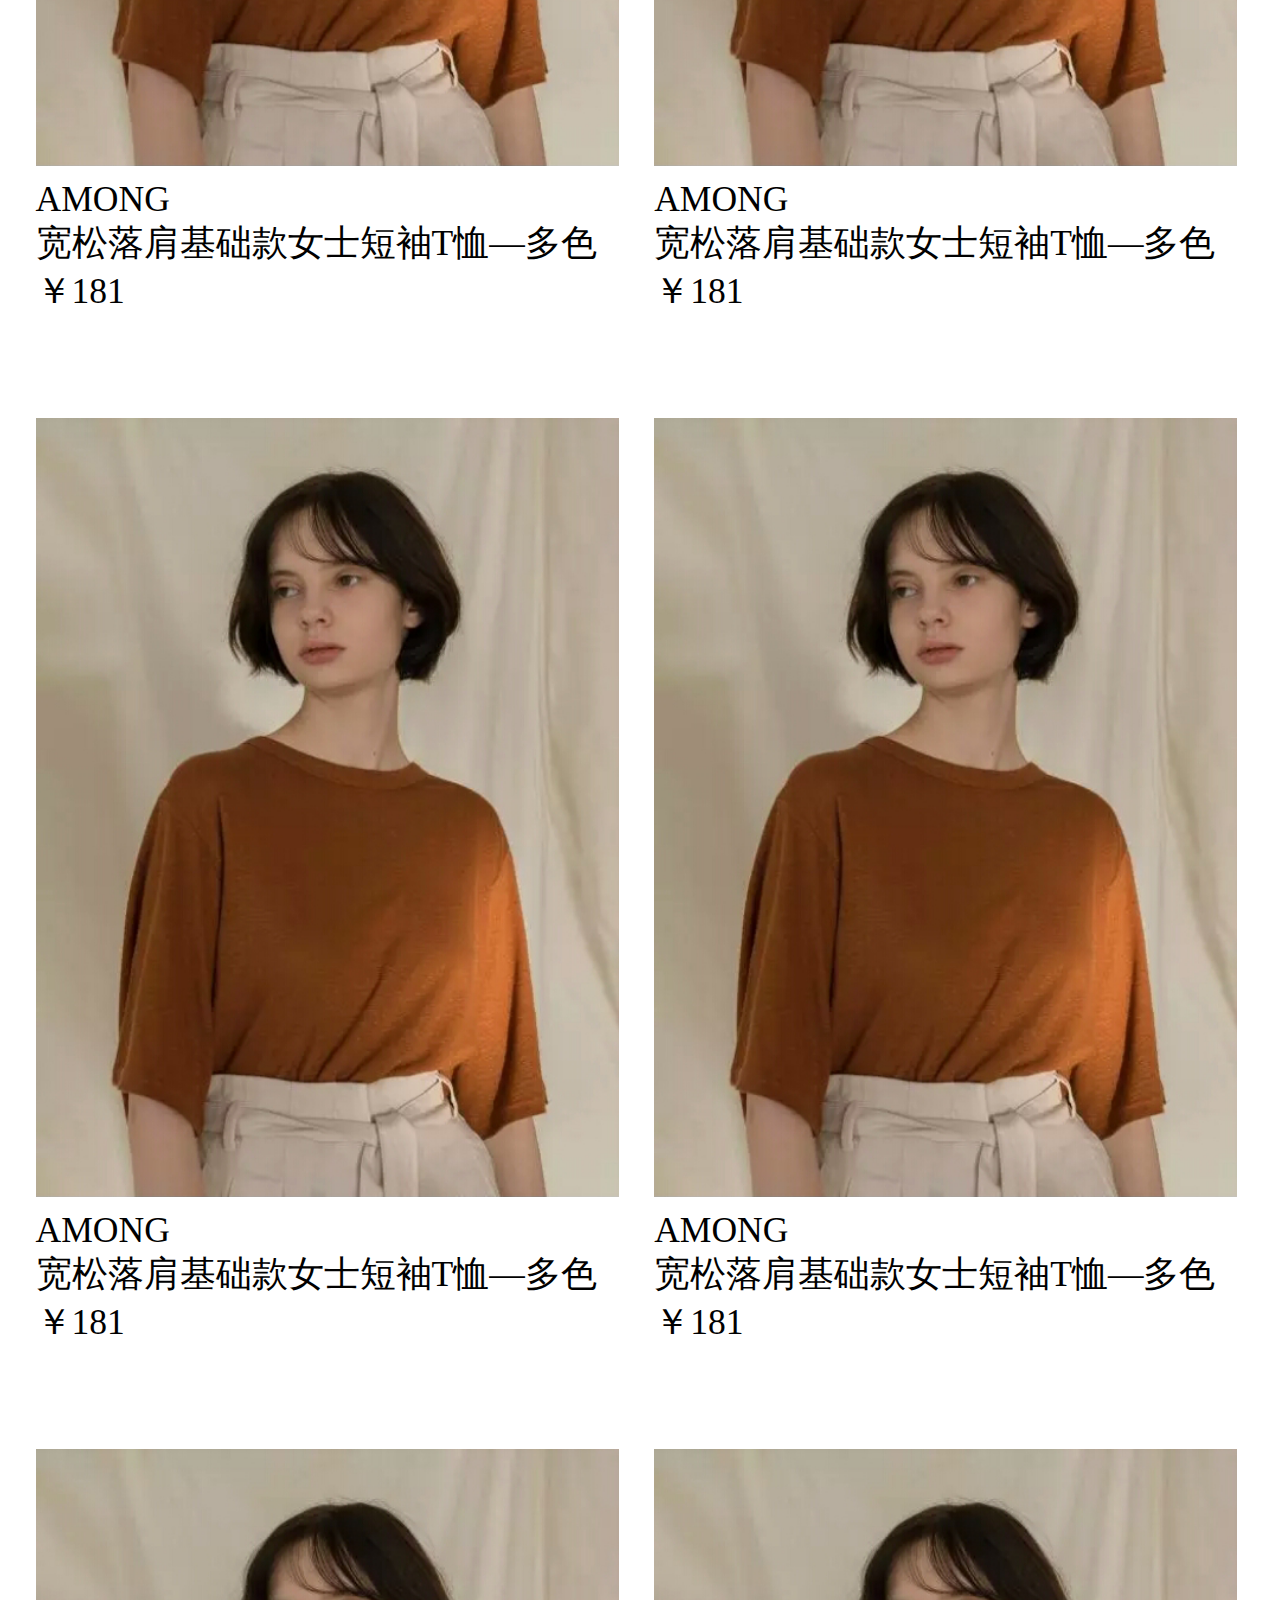
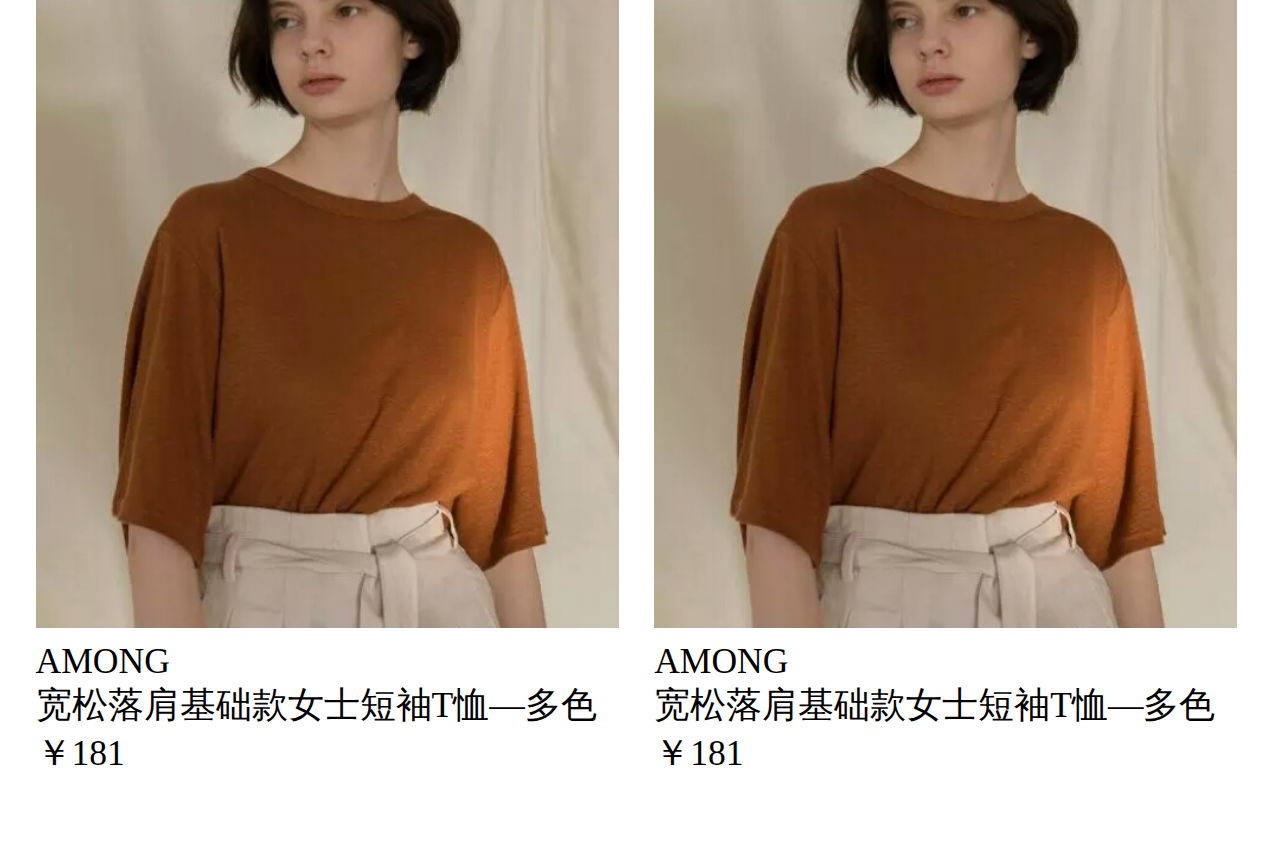
<file: goods.html>
<!DOCTYPE html>
<html lang="en">
<head>
	<meta charset="UTF-8">
	<title>Document</title>
	<link rel="stylesheet" href="css/goods.css">
	<link rel="stylesheet" href="css/public.css">
	<script src="js/rem.js"></script>  
	<!-- /*script:引进js文件*/ -->
	<link rel="icon" href="img/logo.ico" type="image/x-icon">
</head>
<body>
	<div id="top">
		<a href="index.html"><img src="img/jiantou.png" alt="" class="top_ph1"></a>
		<a href="index.html" class="top_text">上衣</a>
	</div>

	<div id="banner">
		<a href="" class="banner_top">全部</a>
		<a href="" class="banner_top active">T恤</a>
		<a href="" class="banner_top">衬衫</a>
		<a href="" class="banner_top">帽衫/卫衣</a>
		<a href="" class="banner_top">毛衣/针织衫</a>
		<a href="" class="banner_top">更多</a>
	</div>
	
	<div id="screen">
		<a href="" class="screen_top active">更新</a>
		
		<a href="" class="screen_top">销量</a>
		
		<a href="" class="screen_top">价格</a>

		<a href="" class="screen_top">筛选</a>
	</div>
	<div id="goods">
		<a href="" class="good">
			<div class="good_img"><img src="img/screen1_03.png" alt=""></div>
			<div class="good_word">
				<li>AMONG</li>
				<li>宽松落肩基础款女士短袖T恤—多色</li>
				<li>￥181</li>
			</div>
		</a>
		<a href="" class="good">
			<div class="good_img"><img src="img/screen1_03.png" alt=""></div>
			<div class="good_word">
				<li>AMONG</li>
				<li>宽松落肩基础款女士短袖T恤—多色</li>
				<li>￥181</li>
			</div>
		</a>
		<a href="" class="good">
			<div class="good_img"><img src="img/screen1_03.png" alt=""></div>
			<div class="good_word">
				<li>AMONG</li>
				<li>宽松落肩基础款女士短袖T恤—多色</li>
				<li>￥181</li>
			</div>
		</a>
		<a href="" class="good">
			<div class="good_img"><img src="img/screen1_03.png" alt=""></div>
			<div class="good_word">
				<li>AMONG</li>
				<li>宽松落肩基础款女士短袖T恤—多色</li>
				<li>￥181</li>
			</div>
		</a>
		<a href="" class="good">
			<div class="good_img"><img src="img/screen1_03.png" alt=""></div>
			<div class="good_word">
				<li>AMONG</li>
				<li>宽松落肩基础款女士短袖T恤—多色</li>
				<li>￥181</li>
			</div>
		</a>
		<a href="" class="good">
			<div class="good_img"><img src="img/screen1_03.png" alt=""></div>
			<div class="good_word">
				<li>AMONG</li>
				<li>宽松落肩基础款女士短袖T恤—多色</li>
				<li>￥181</li>
			</div>
		</a>
		<a href="" class="good">
			<div class="good_img"><img src="img/screen1_03.png" alt=""></div>
			<div class="good_word">
				<li>AMONG</li>
				<li>宽松落肩基础款女士短袖T恤—多色</li>
				<li>￥181</li>
			</div>
		</a>
		<a href="" class="good">
			<div class="good_img"><img src="img/screen1_03.png" alt=""></div>
			<div class="good_word">
				<li>AMONG</li>
				<li>宽松落肩基础款女士短袖T恤—多色</li>
				<li>￥181</li>
			</div>
		</a>
		<a href="" class="good">
			<div class="good_img"><img src="img/screen1_03.png" alt=""></div>
			<div class="good_word">
				<li>AMONG</li>
				<li>宽松落肩基础款女士短袖T恤—多色</li>
				<li>￥181</li>
			</div>
		</a>
		<a href="" class="good">
			<div class="good_img"><img src="img/screen1_03.png" alt=""></div>
			<div class="good_word">
				<li>AMONG</li>
				<li>宽松落肩基础款女士短袖T恤—多色</li>
				<li>￥181</li>
			</div>
		</a>
	</div>

	<div id="totop">
		<img src="img/totop.png" alt="">
	</div>
</body>
</html>
</file>
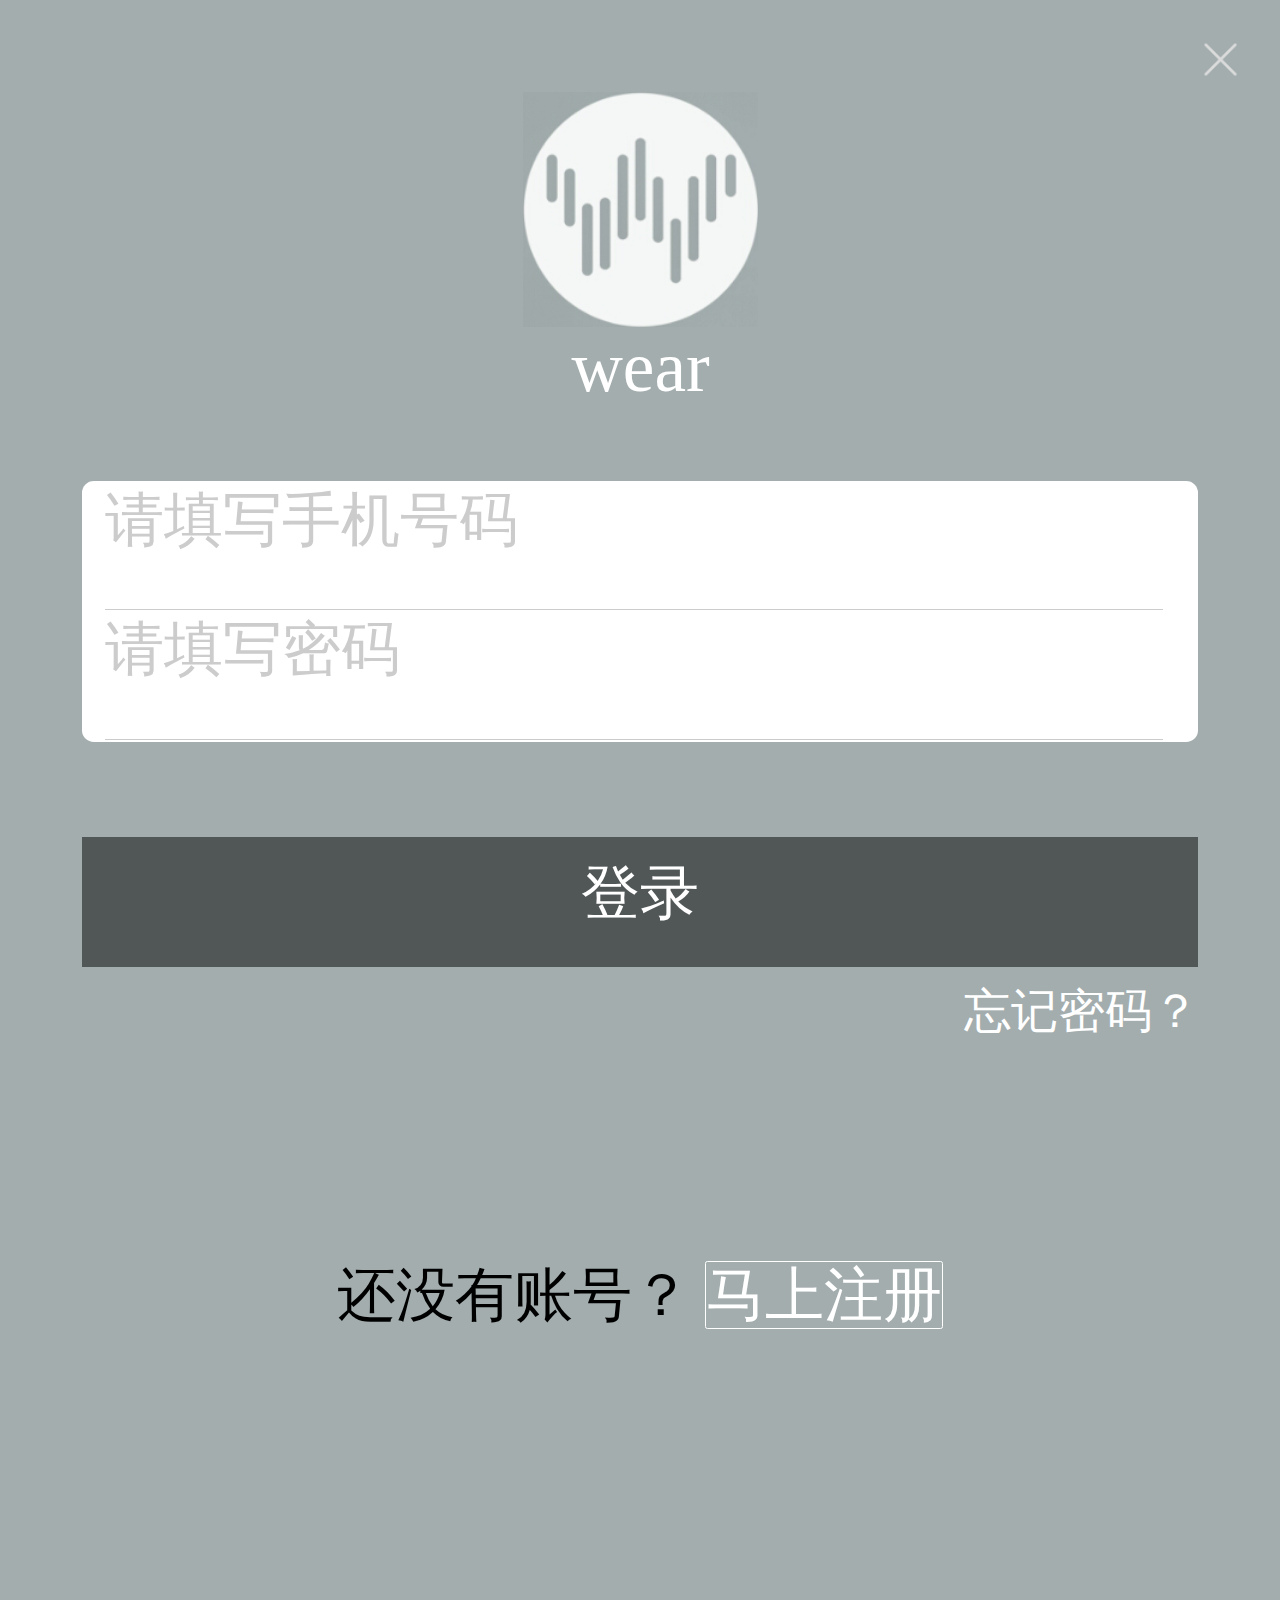
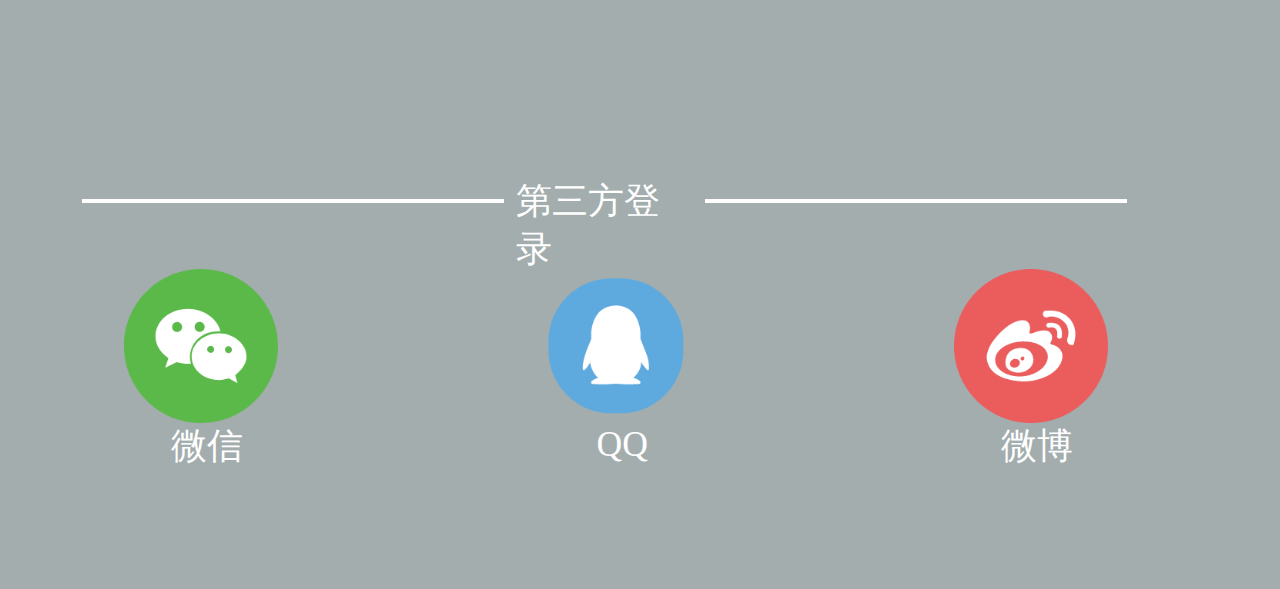
<file: login.html>
<!DOCTYPE html>
<html lang="en">
<head>
	<meta charset="UTF-8">
	<title>Document</title>
	<link rel="stylesheet" href="css/login.css">
	<link rel="stylesheet" href="css/public.css">
	<script src="js/rem.js"></script>  
	<!-- /*script:引进js文件*/ -->
	<link rel="icon" href="img/logo.ico" type="image/x-icon">
</head>
<body>
	<div id="close">
		<div class="cl">
			<img src="img/close.png" alt="" class="c_img">
		</div>
	</div>

	<div id="login">
		<div class="log">
			<img src="img/log_03.png" alt="">
		</div>
		<div class="word">
			<i class="text">wear</i>
		</div>
		<div class="login">
			<div class="number" contenteditable="true">请填写手机号码</div>
			<div class="password" contenteditable="true">请填写密码</div>
		</div>
		<div class="login_btn">
			<a href="">登录</a>
		</div>
		<a href="" class="forget">忘记密码？</a>
	</div>

	<div id="register">
		还没有账号？
		<a href="" class="res_btn">马上注册</a>
	</div>

	<div id="third_party">
		<div class="tp_top">
			<div class="line"></div>
			<div class="tp_word">第三方登录</div>
			<div class="line"></div>
		</div>
		<div class="tp_log">
			<li><img src="img/weichat.png" alt="">微信</li>
			<li><img src="img/qq.png" alt="">QQ</li>
			<li><img src="img/weibo.png" alt="">微博</li>
		</div>
		
	</div>
</body>
</html>
</file>
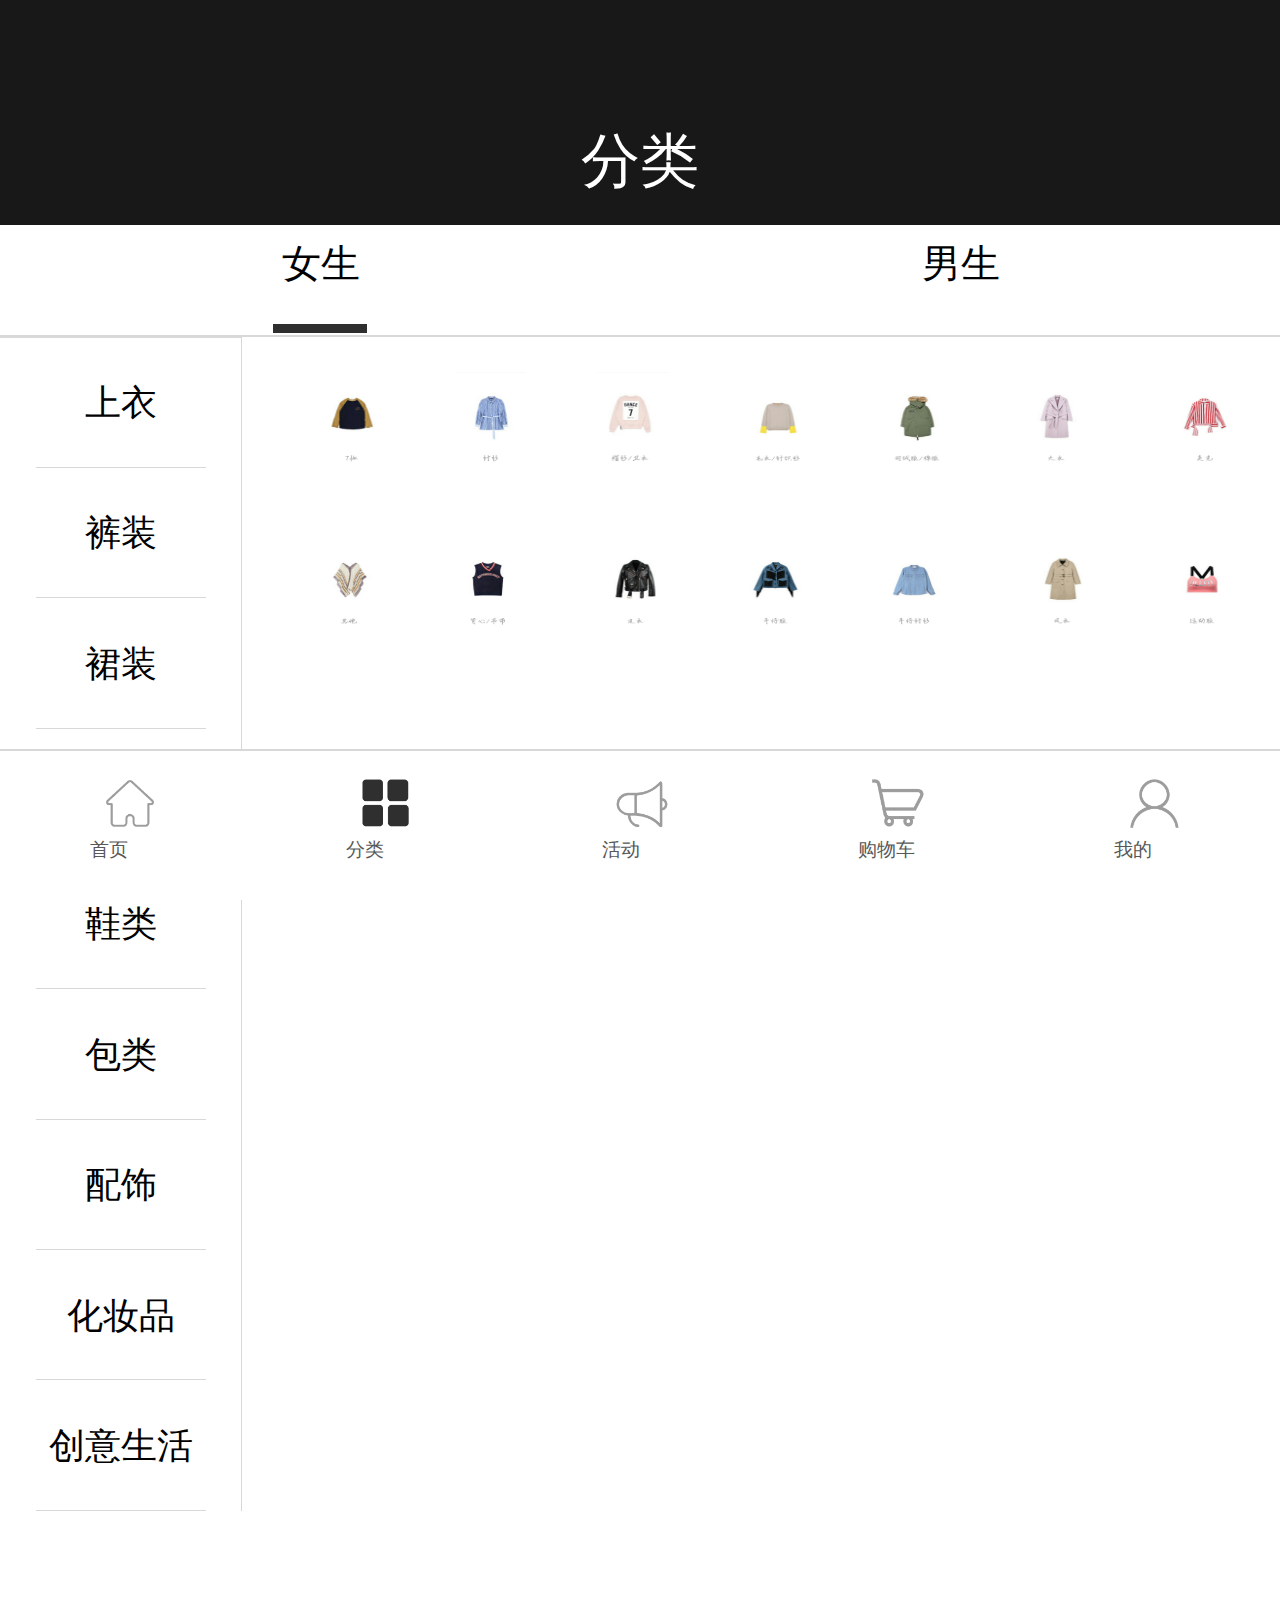
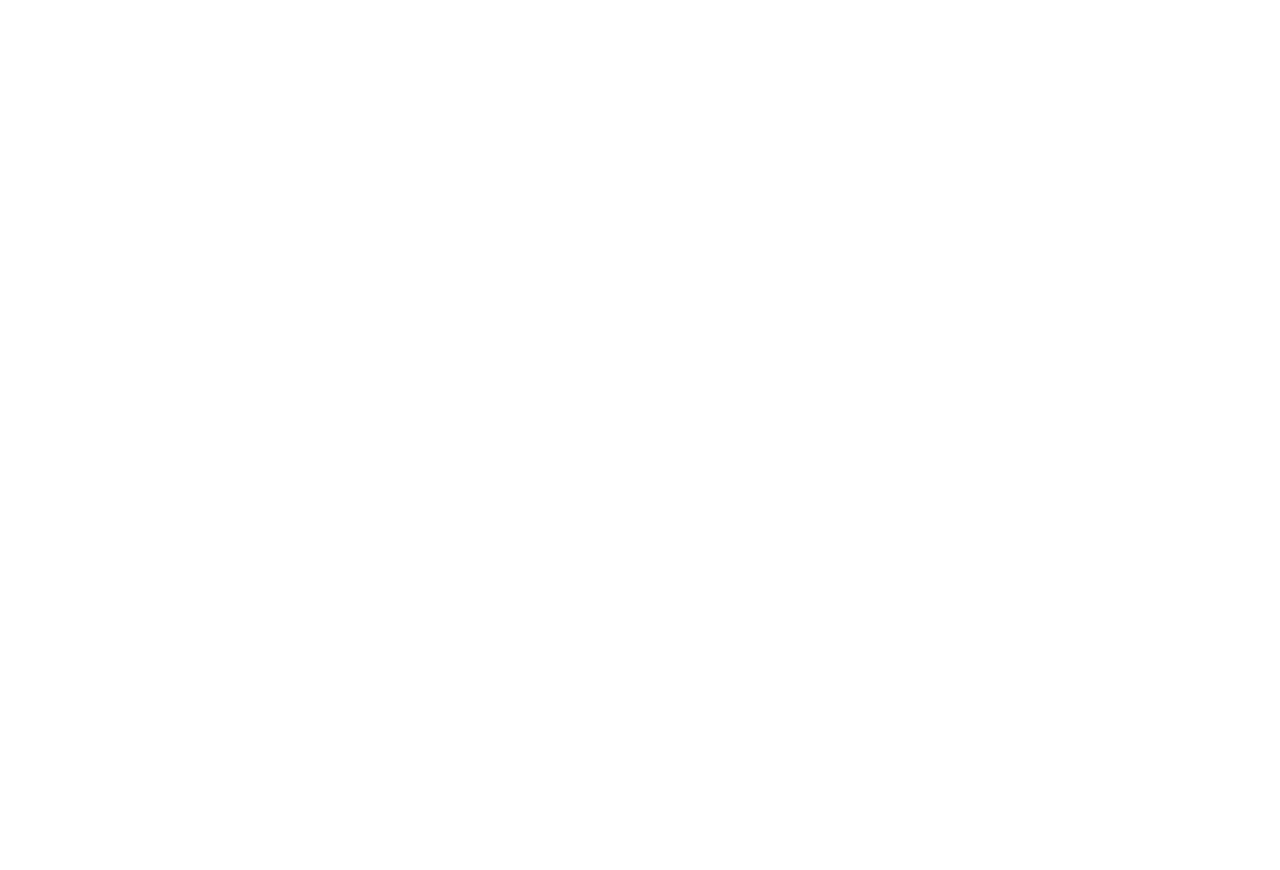
<file: sort.html>
<!DOCTYPE html>
<html lang="en">
<head>
	<meta charset="UTF-8">
	<meta name="viewport" content="width=device-width,user-scalable=no,initial-scale=1.0,maximum-scale=1.0, minimum-scale=1.0">
	<!-- /*viewport：解决适口问题*/ -->
	<title>分类</title>
	<link rel="stylesheet" href="css/sort.css">
	<link rel="stylesheet" href="css/public.css">
	<script src="js/rem.js"></script>  
	<!-- /*script:引进js文件*/ -->
	<link rel="icon" href="img/logo.ico" type="image/x-icon">
</head>
<body>
	<div id="top">
		<a href="index.html" class="top_text">分类</a>
	</div>

	<div id="item">
		<div class="item_top">
			<a href="sort.html" class="item_wm">&nbsp;女生</a>
			<a href="sort3.html" class="item_m">&nbsp;男生</a>
		</div>
		<div class="item_left">
			<a href="goods.html" class="item_left1"><i>上衣</i></a>
			<a href="sort1.html" class="item_left1"><i>裤装</i></a>
			<a href="sort.html" class="item_left1"><i>裙装</i></a>
			<a href="sort.html" class="item_left1"><i>泳装</i></a>
			<a href="sort.html" class="item_left1"><i>鞋类</i></a>
			<a href="sort.html" class="item_left1"><i>包类</i></a>
			<a href="sort.html" class="item_left1"><i>配饰</i></a>
			<a href="sort.html" class="item_left1"><i>化妆品</i></a>
			<a href="sort.html" class="item_left1"><i>创意生活</i></a>
			
		</div>
		<div class="item_right">
			<img src="img/C1.png" alt="" class="item_right1">
			<img src="img/C2.png" alt="" class="item_right1">
			<img src="img/C3.png" alt="" class="item_right1">
			<img src="img/C4.png" alt="" class="item_right1">
			<img src="img/C5.png" alt="" class="item_right1">
			<img src="img/C6.png" alt="" class="item_right1">
			<img src="img/C7.png" alt="" class="item_right1">
			<img src="img/C8.png" alt="" class="item_right1">
			<img src="img/C9.png" alt="" class="item_right1">
			<img src="img/C10.png" alt="" class="item_right1">
			<img src="img/C11.png" alt="" class="item_right1">
			<img src="img/C12.png" alt="" class="item_right1">
			<img src="img/C13.png" alt="" class="item_right1">
			<img src="img/C14.png" alt="" class="item_right1">
		</div>
	</div>



	<div id="bottom">
		<a href="index.html" class="bottom1">
			<img src="img/B1.png" alt="">
			<i>首页</i>
		</a>
		<a href="sort.html" class="bottom1">
			<img src="img/Q2.png" alt="">
			<i>分类</i>
		</a>
		<a href="activity.html" class="bottom1">
			<img src="img/B3.png" alt="">
			<i>活动</i>
		</a>
		<a href="car.html" class="bottom1">
			<img src="img/B4.png" alt="">
			<i>购物车</i>
		</a>
		<a href="user.html" class="bottom1">
			<img src="img/B5.png" alt="">
			<i>我的</i>
		</a>
	</div>

</body>
</html>
</file>
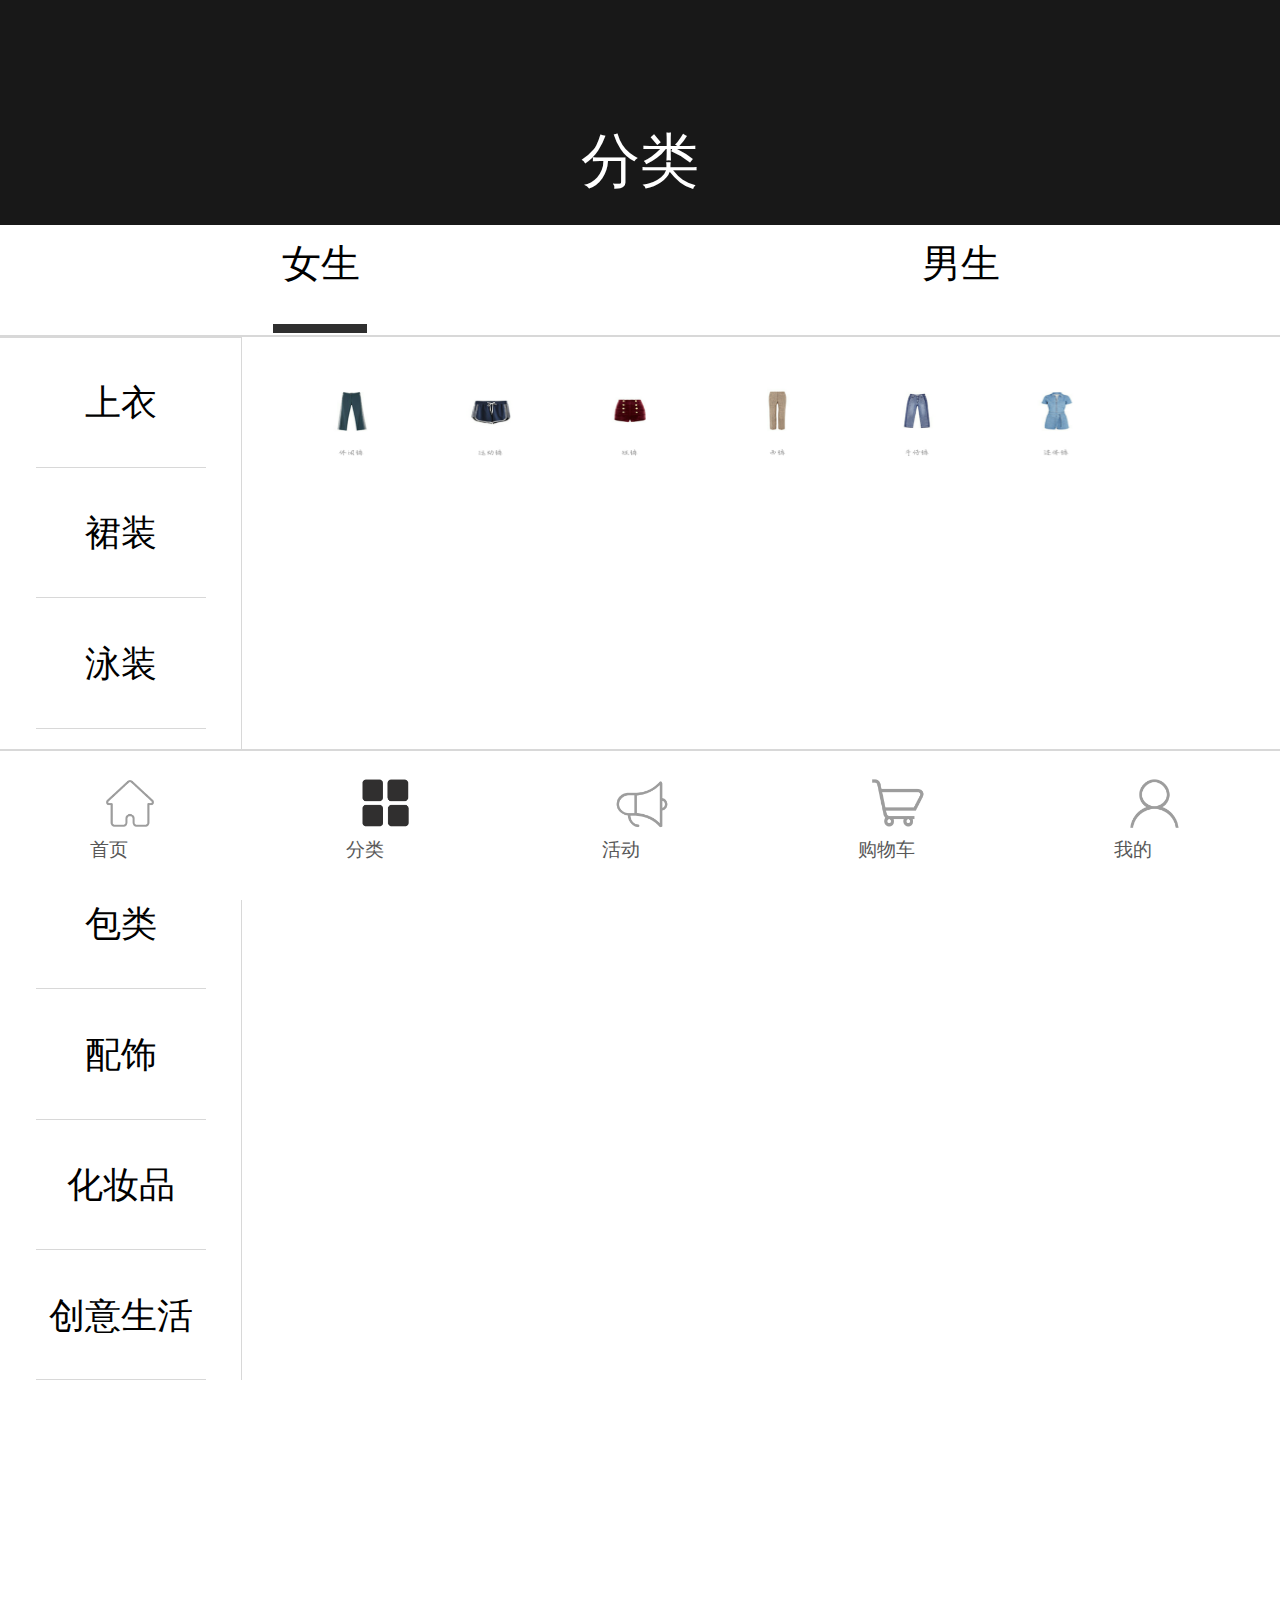
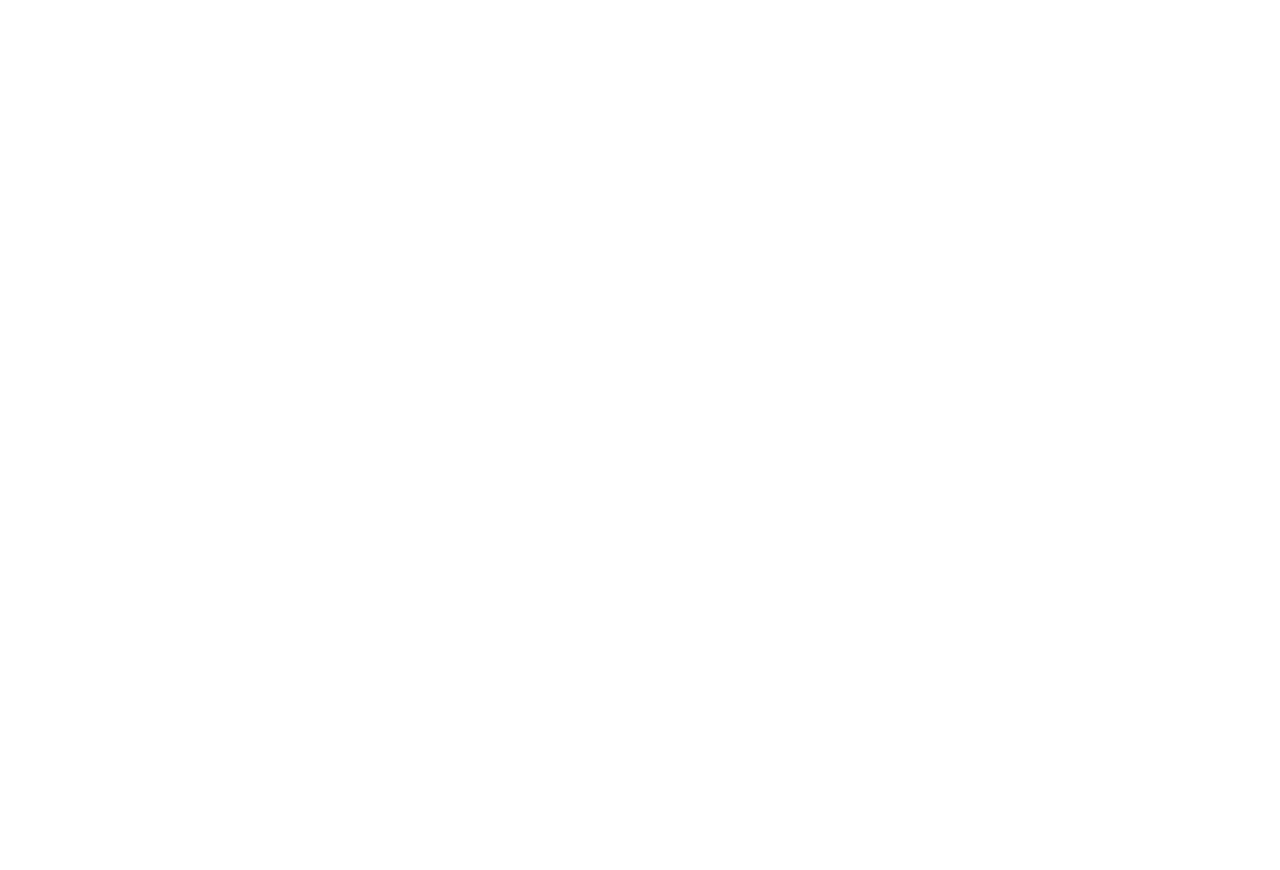
<file: sort1.html>
<!DOCTYPE html>
<html lang="en">
<head>
	<meta charset="UTF-8">
	<meta name="viewport" content="width=device-width,user-scalable=no,initial-scale=1.0,maximum-scale=1.0, minimum-scale=1.0">
	<!-- /*viewport：解决适口问题*/ -->
	<title>分类</title>
	<link rel="stylesheet" href="css/sort.css">
	<link rel="stylesheet" href="css/public.css">
	<script src="js/rem.js"></script>  
	<!-- /*script:引进js文件*/ -->
	<link rel="icon" href="img/logo.ico" type="image/x-icon">
</head>
<body>
	<div id="top">
		<a href="index.html" class="top_text">分类</a>
	</div>


	<div id="item">
		<div class="item_top">
			<a href="sort.html" class="item_wm">&nbsp;女生</a>
			<a href="sort.html" class="item_m">&nbsp;男生</a>
		</div>
		<div class="item_left">
			<a href="sort.html" class="item_left1"><i>上衣</i></a>
			<!-- <a href="sort.html" class="item_left1"><i>裤装</i></a> -->
			<a href="sort.html" class="item_left1"><i>裙装</i></a>
			<a href="sort.html" class="item_left1"><i>泳装</i></a>
			<a href="sort.html" class="item_left1"><i>鞋类</i></a>
			<a href="sort.html" class="item_left1"><i>包类</i></a>
			<a href="sort.html" class="item_left1"><i>配饰</i></a>
			<a href="sort.html" class="item_left1"><i>化妆品</i></a>
			<a href="sort.html" class="item_left1"><i>创意生活</i></a>
			
		</div>
		<div class="item_right">
			<img src="img/E1.png" alt="" class="item_right1">
			<img src="img/E2.png" alt="" class="item_right1">
			<img src="img/E3.png" alt="" class="item_right1">
			<img src="img/E4.png" alt="" class="item_right1">
			<img src="img/E5.png" alt="" class="item_right1">
			<img src="img/E6.png" alt="" class="item_right1">

		</div>
	</div>



	<div id="bottom">
		<a href="index.html" class="bottom1">
			<img src="img/B1.png" alt="">
			<i>首页</i>
		</a>
		<a href="sort.html" class="bottom1">
			<img src="img/Q2.png" alt="">
			<i>分类</i>
		</a>
		<a href="activity.html" class="bottom1">
			<img src="img/B3.png" alt="">
			<i>活动</i>
		</a>
		<a href="car.html" class="bottom1">
			<img src="img/B4.png" alt="">
			<i>购物车</i>
		</a>
		<a href="user.html" class="bottom1">
			<img src="img/B5.png" alt="">
			<i>我的</i>
		</a>
	</div>

</body>
</html>
</file>
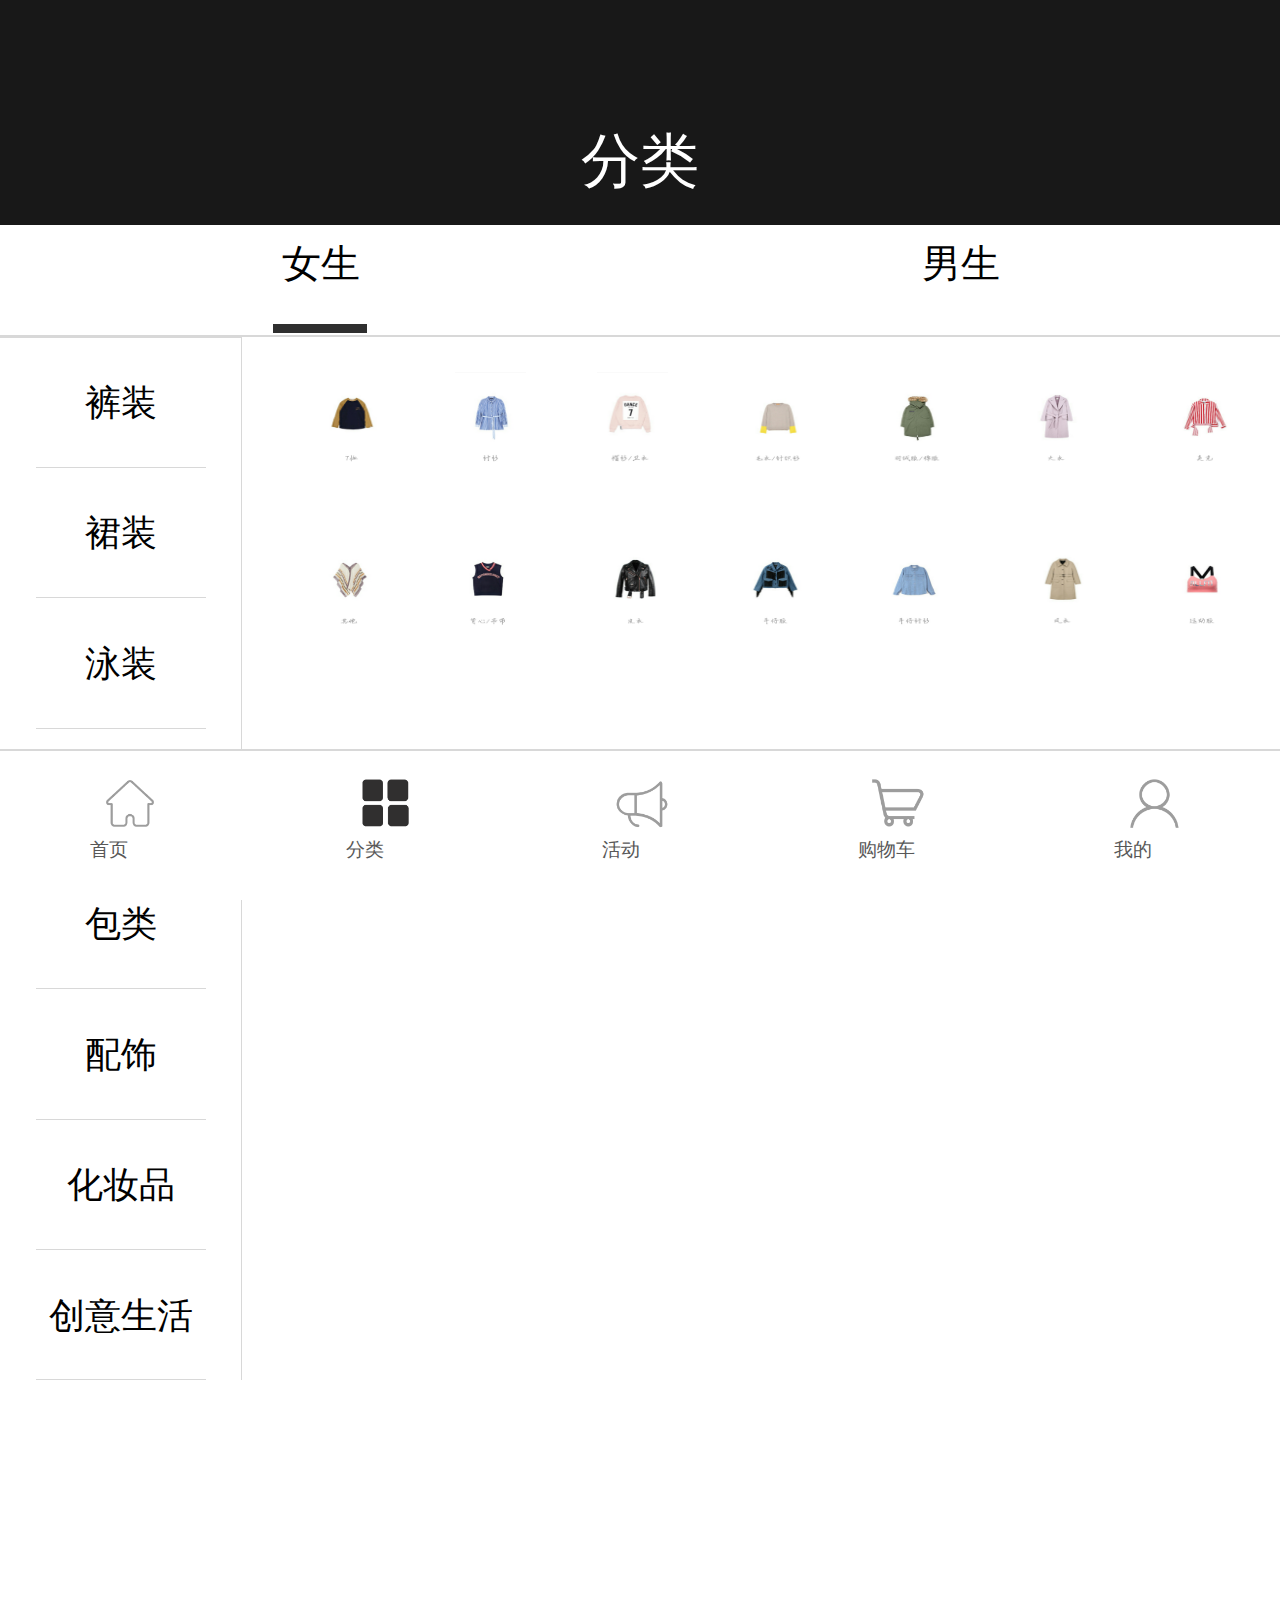
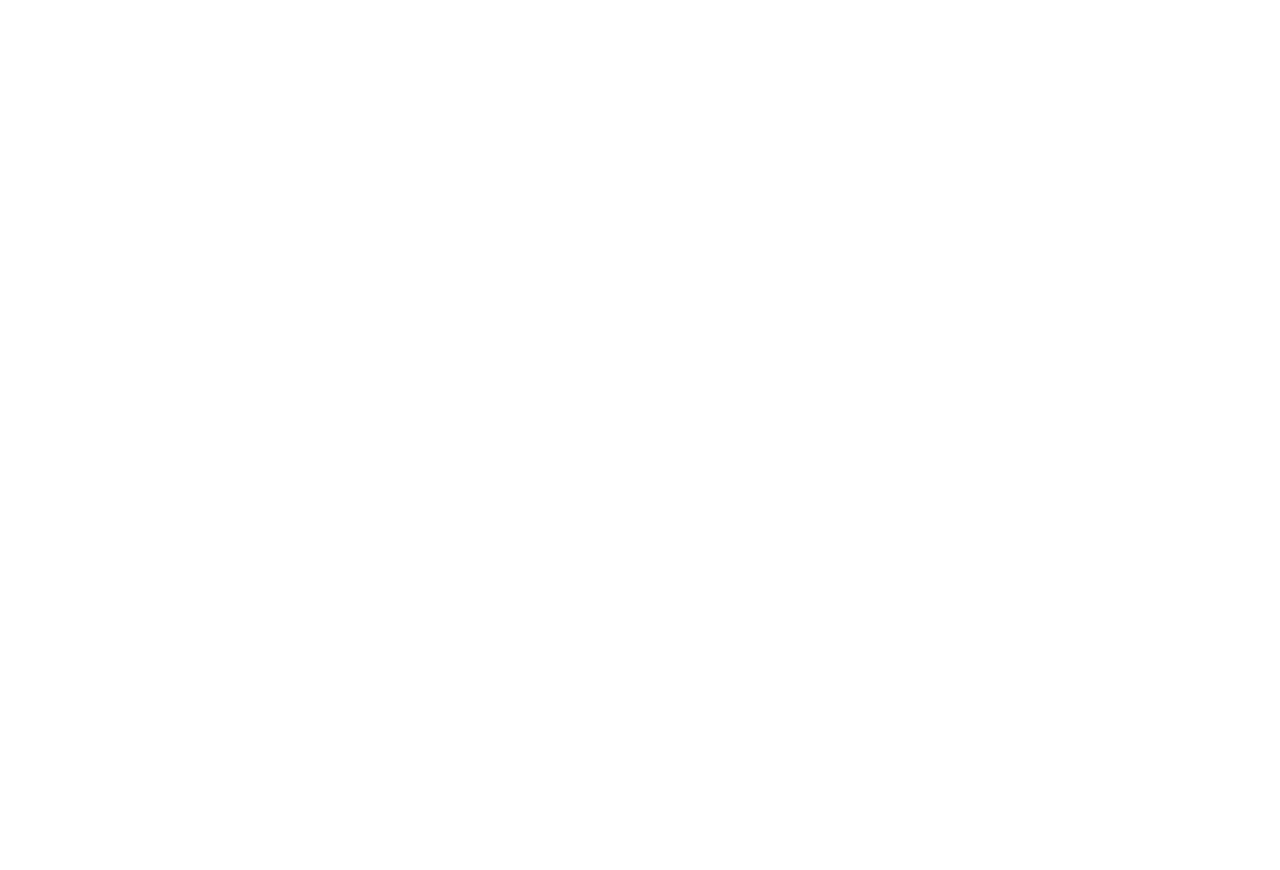
<file: sort2.html>
<!DOCTYPE html>
<html lang="en">
<head>
	<meta charset="UTF-8">
	<meta name="viewport" content="width=device-width,user-scalable=no,initial-scale=1.0,maximum-scale=1.0, minimum-scale=1.0">
	<!-- /*viewport：解决适口问题*/ -->
	<title>分类</title>
	<link rel="stylesheet" href="css/sort.css">
	<link rel="stylesheet" href="css/public.css">
	<script src="js/rem.js"></script>  
	<!-- /*script:引进js文件*/ -->
	<link rel="icon" href="img/logo.ico" type="image/x-icon">
</head>
<body>
	<div id="top">
		<a href="index.html" class="top_text">分类</a>
	</div>


	<div id="item">
		<div class="item_top">
			<a href="sort.html" class="item_wm">&nbsp;女生</a>
			<a href="sort.html" class="item_m">&nbsp;男生</a>
		</div>
		<div class="item_left">
			<!-- <a href="sort.html" class="item_left1"><i>上衣</i></a> -->
			<a href="sort3.html" class="item_left1"><i>裤装</i></a>
			<a href="sort.html" class="item_left1"><i>裙装</i></a>
			<a href="sort.html" class="item_left1"><i>泳装</i></a>
			<a href="sort.html" class="item_left1"><i>鞋类</i></a>
			<a href="sort.html" class="item_left1"><i>包类</i></a>
			<a href="sort.html" class="item_left1"><i>配饰</i></a>
			<a href="sort.html" class="item_left1"><i>化妆品</i></a>
			<a href="sort.html" class="item_left1"><i>创意生活</i></a>
			
		</div>
		<div class="item_right">
			<img src="img/C1.png" alt="" class="item_right1">
			<img src="img/C2.png" alt="" class="item_right1">
			<img src="img/C3.png" alt="" class="item_right1">
			<img src="img/C4.png" alt="" class="item_right1">
			<img src="img/C5.png" alt="" class="item_right1">
			<img src="img/C6.png" alt="" class="item_right1">
			<img src="img/C7.png" alt="" class="item_right1">
			<img src="img/C8.png" alt="" class="item_right1">
			<img src="img/C9.png" alt="" class="item_right1">
			<img src="img/C10.png" alt="" class="item_right1">
			<img src="img/C11.png" alt="" class="item_right1">
			<img src="img/C12.png" alt="" class="item_right1">
			<img src="img/C13.png" alt="" class="item_right1">
			<img src="img/C14.png" alt="" class="item_right1">
		</div>
	</div>



	<div id="bottom">
		<a href="index.html" class="bottom1">
			<img src="img/B1.png" alt="">
			<i>首页</i>
		</a>
		<a href="sort.html" class="bottom1">
			<img src="img/Q2.png" alt="">
			<i>分类</i>
		</a>
		<a href="activity.html" class="bottom1">
			<img src="img/B3.png" alt="">
			<i>活动</i>
		</a>
		<a href="car.html" class="bottom1">
			<img src="img/B4.png" alt="">
			<i>购物车</i>
		</a>
		<a href="user.html" class="bottom1">
			<img src="img/B5.png" alt="">
			<i>我的</i>
		</a>
	</div>

</body>
</html>
</file>
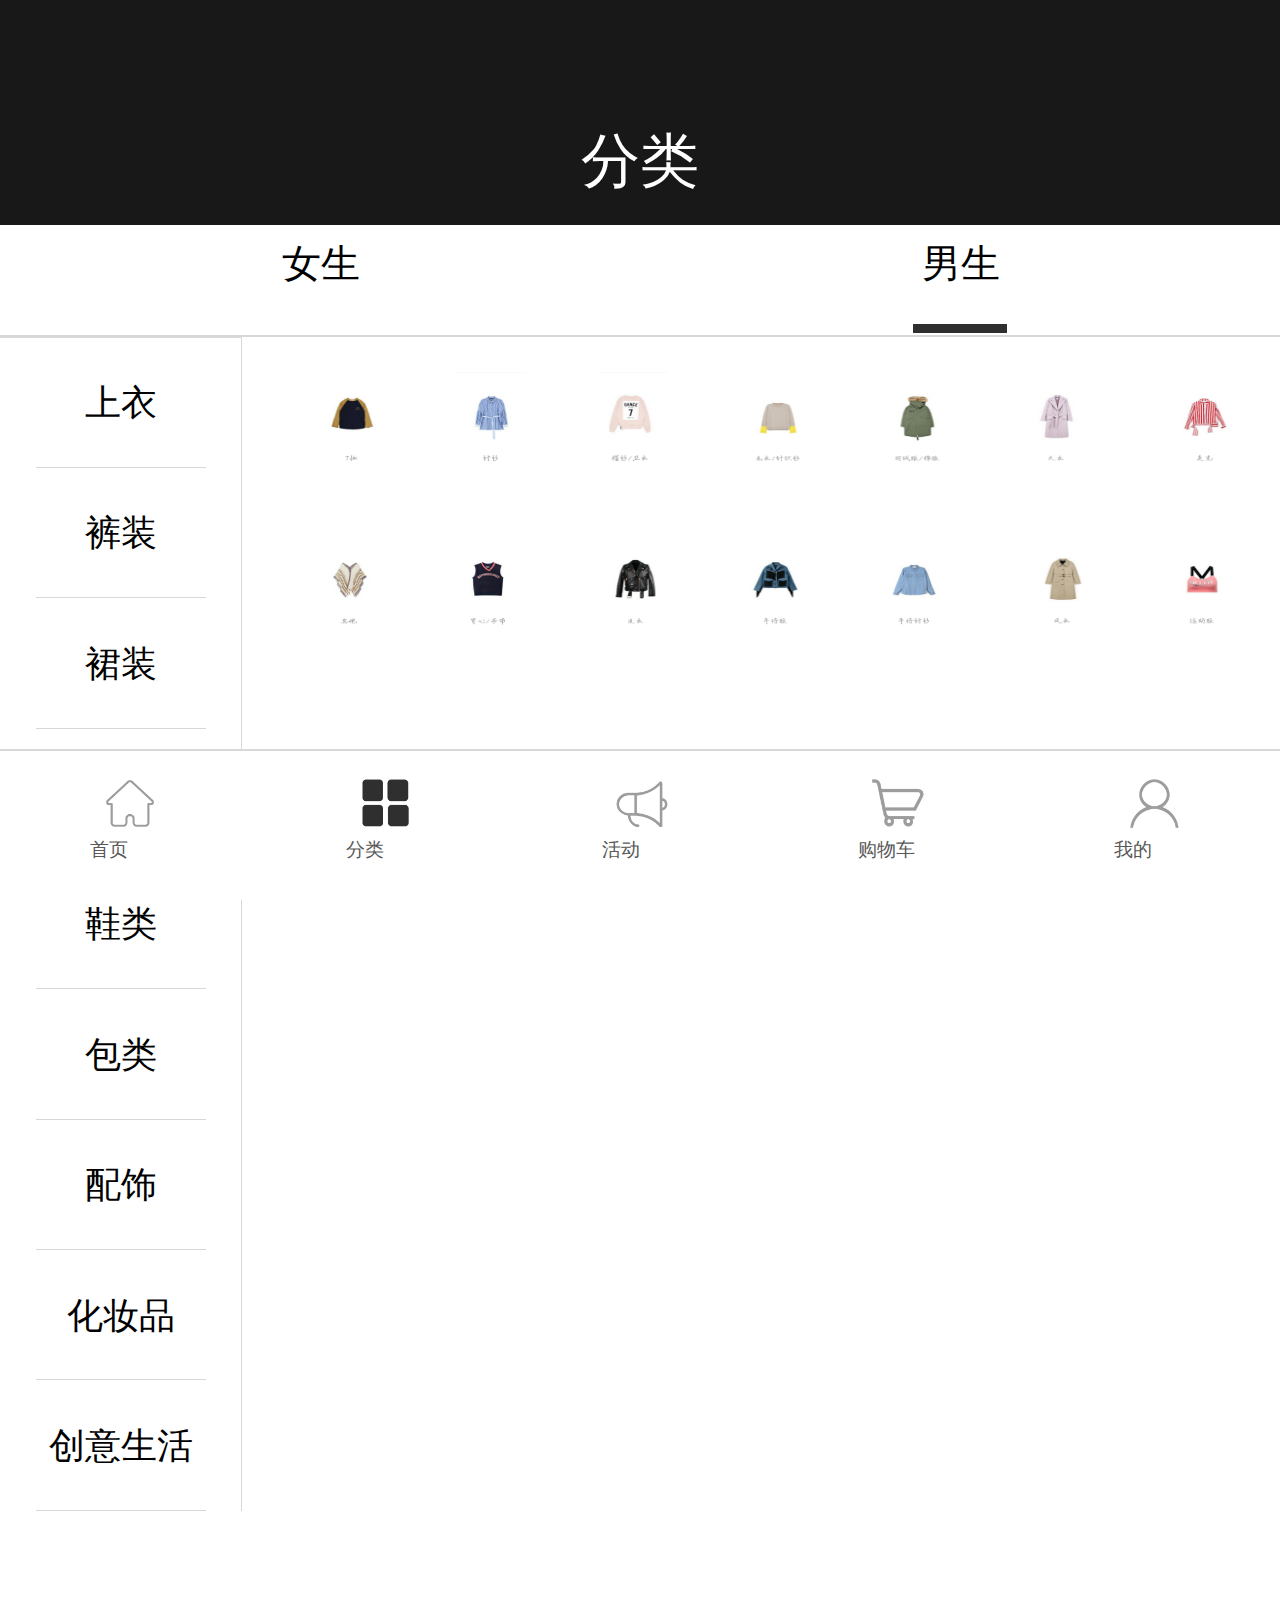
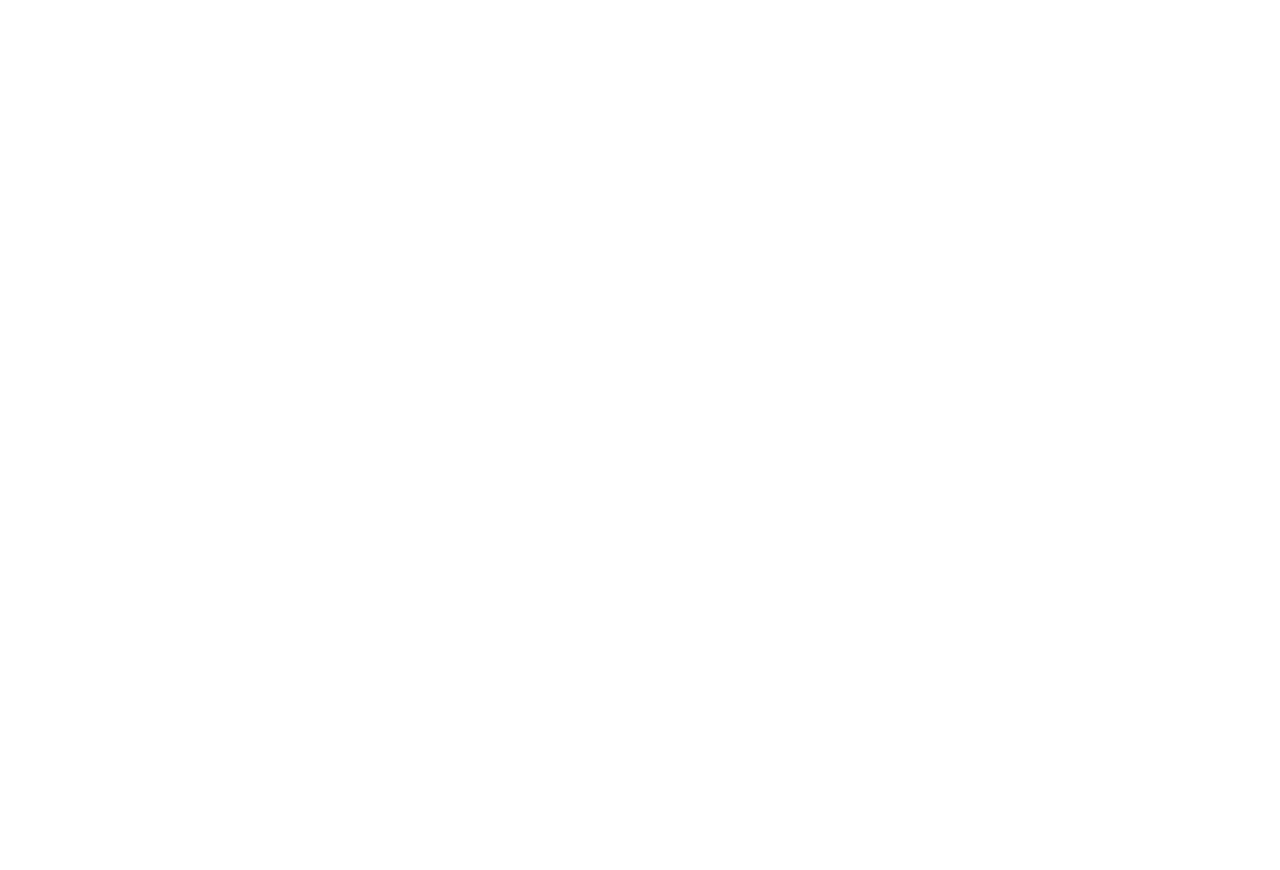
<file: sort3.html>
<!DOCTYPE html>
<html lang="en">
<head>
	<meta charset="UTF-8">
	<meta name="viewport" content="width=device-width,user-scalable=no,initial-scale=1.0,maximum-scale=1.0, minimum-scale=1.0">
	<!-- /*viewport：解决适口问题*/ -->
	<title>分类</title>
	<link rel="stylesheet" href="css/sort3.css">
	<link rel="stylesheet" href="css/public.css">
	<script src="js/rem.js"></script>  
	<!-- /*script:引进js文件*/ -->
	<link rel="icon" href="img/logo.ico" type="image/x-icon">
</head>
<body>
	<div id="top">
		<a href="index.html" class="top_text">分类</a>
	</div>

	<div id="item">
		<div class="item_top">
			<a href="sort.html" class="item_wm">&nbsp;女生</a>
			<a href="sort3.html" class="item_m">&nbsp;男生</a>
		</div>
		<div class="item_left">
			<a href="sort3.html" class="item_left1"><i>上衣</i></a>
			<a href="sort2.html" class="item_left1"><i>裤装</i></a>
			<a href="sort3.html" class="item_left1"><i>裙装</i></a>
			<a href="sort3.html" class="item_left1"><i>泳装</i></a>
			<a href="sort3.html" class="item_left1"><i>鞋类</i></a>
			<a href="sort3.html" class="item_left1"><i>包类</i></a>
			<a href="sort3.html" class="item_left1"><i>配饰</i></a>
			<a href="sort3.html" class="item_left1"><i>化妆品</i></a>
			<a href="sort3.html" class="item_left1"><i>创意生活</i></a>
			
		</div>
		<div class="item_right">
			<img src="img/C1.png" alt="" class="item_right1">
			<img src="img/C2.png" alt="" class="item_right1">
			<img src="img/C3.png" alt="" class="item_right1">
			<img src="img/C4.png" alt="" class="item_right1">
			<img src="img/C5.png" alt="" class="item_right1">
			<img src="img/C6.png" alt="" class="item_right1">
			<img src="img/C7.png" alt="" class="item_right1">
			<img src="img/C8.png" alt="" class="item_right1">
			<img src="img/C9.png" alt="" class="item_right1">
			<img src="img/C10.png" alt="" class="item_right1">
			<img src="img/C11.png" alt="" class="item_right1">
			<img src="img/C12.png" alt="" class="item_right1">
			<img src="img/C13.png" alt="" class="item_right1">
			<img src="img/C14.png" alt="" class="item_right1">
		</div>
	</div>



	<div id="bottom">
		<a href="index.html" class="bottom1">
			<img src="img/B1.png" alt="">
			<i>首页</i>
		</a>
		<a href="sort.html" class="bottom1">
			<img src="img/Q2.png" alt="">
			<i>分类</i>
		</a>
		<a href="activity.html" class="bottom1">
			<img src="img/B3.png" alt="">
			<i>活动</i>
		</a>
		<a href="car.html" class="bottom1">
			<img src="img/B4.png" alt="">
			<i>购物车</i>
		</a>
		<a href="user.html" class="bottom1">
			<img src="img/B5.png" alt="">
			<i>我的</i>
		</a>
	</div>
</body>
</html>
</file>
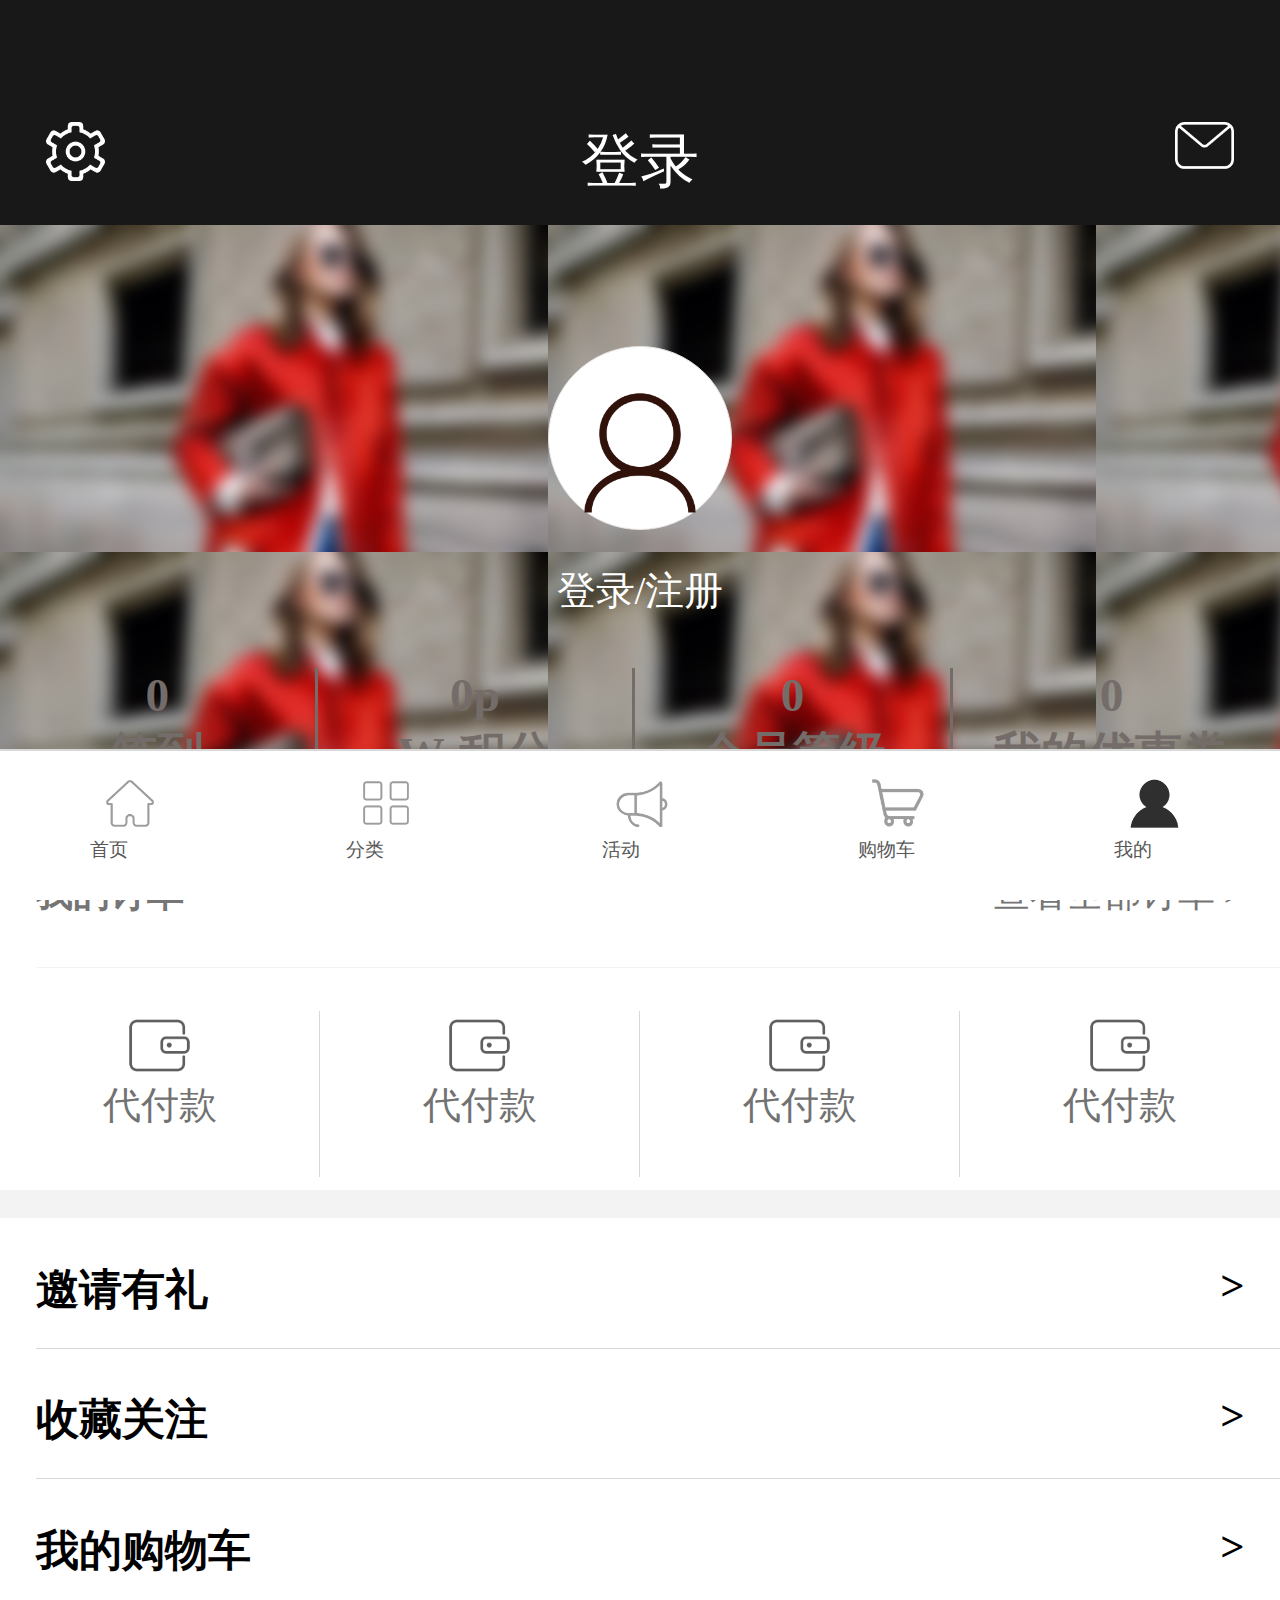
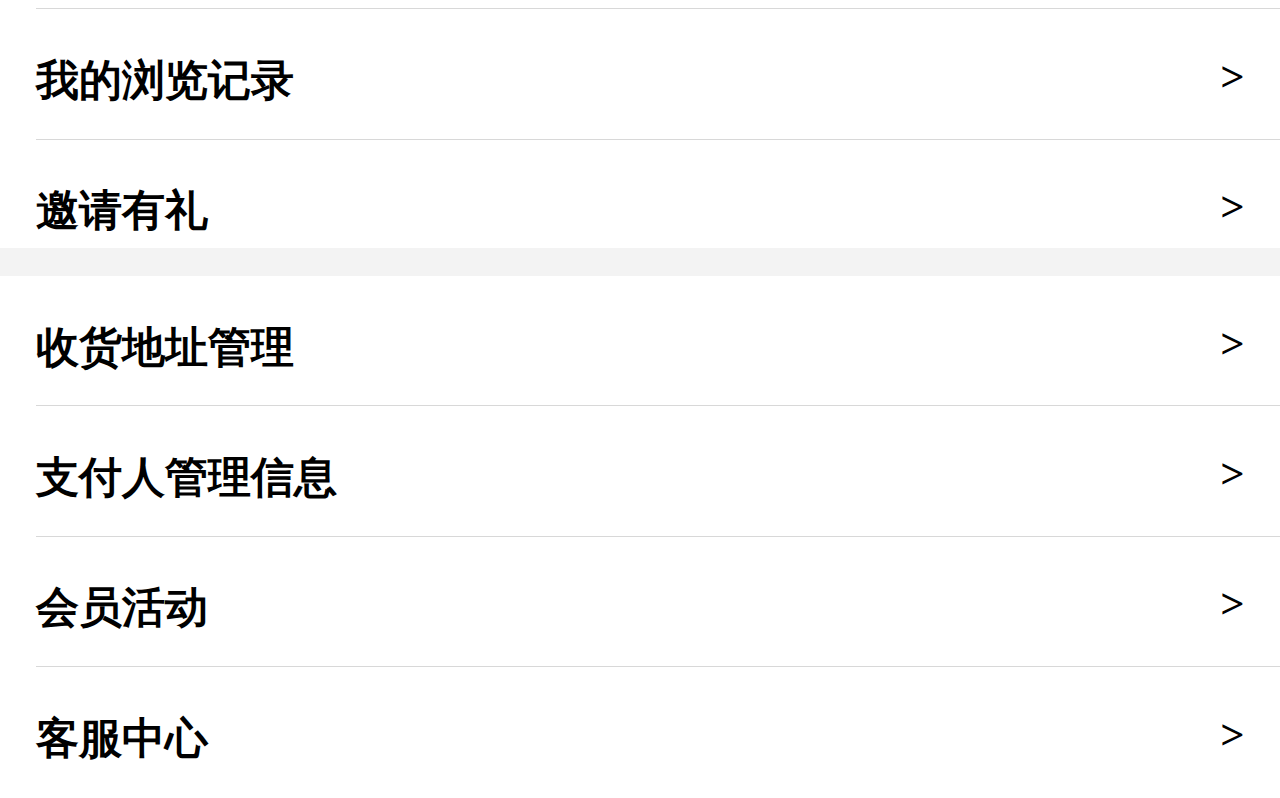
<file: user.html>
<!DOCTYPE html>
<html lang="en">
<head>
	<meta charset="UTF-8">
	<meta name="viewport" content="width=device-width,user-scalable=no,initial-scale=1.0,maximum-scale=1.0, minimum-scale=1.0">
	<!-- /*viewport：解决适口问题*/ -->
	<title>个人</title>
	<link rel="stylesheet" href="css/user.css">
	<link rel="stylesheet" href="css/public.css">
	<script src="js/rem.js"></script>  
	<!-- /*script:引进js文件*/ -->
	<link rel="icon" href="img/logo.ico" type="image/x-icon">
</head>
<body>
	<!-- 登录注册 -->
	<div id="top">
		<a href="user.html"><img src="img/L1.png" alt="" class="top_ph1"></a>
		<a href="index.html" class="top_text">登录</a>
		<a href="user.html"><img src="img/L2.png" alt="" class="top_ph2"></a>
	</div>
	<div id="login">
		<div class="login_hp">
			<img src="img/L3.png" alt="" class="login_hp1">
		</div>
		<div class="login_text">
			<a href="login.html">登录/注册</a>
		</div>
		<div class="login_box">
			<div class="login_box1">
				<h1><p>0</p>签到</h1>
			</div>
			<div class="login_box1">
				<h1><p><i>0</i>p</p>W-积分</h1>
			</div>
			<div class="login_box1">
				<h1><p>0</p>会员等级</h1>
			</div>
			<div class="login_box2">
				<h1><p>0</p>我的优惠券</h1>
			</div>
		</div>
	</div>
	<div id="order">
		<div class="order_top">
			<h1>我的订单</h1>
			<a href="user.html">查看全部订单  ></a>
		</div>
		<a href="user.html" class="order_item1">
			<img src="img/L4.png" alt="">
			<i>代付款</i>
		</a>
		<a href="user.html" class="order_item1">
			<img src="img/L4.png" alt="">
			<i>代付款</i>
		</a>
		<a href="user.html" class="order_item1">
			<img src="img/L4.png" alt="">
			<i>代付款</i>
		</a>
		<a href="user.html" class="order_item2">
			<img src="img/L4.png" alt="">
			<i>代付款</i>
		</a>
	</div>
	<div id="infm">
		<a href="user.html" class="infm1">
			<h1>邀请有礼<i>></i></h1>
		</a>
		<a href="user.html" class="infm1">
			<h1>收藏关注<i>></i></h1>
		</a>
		<a href="user.html" class="infm1">
			<h1>我的购物车<i>></i></h1>
		</a>
		<a href="user.html" class="infm1">
			<h1>我的浏览记录<i>></i></h1>
		</a>
		<a href="user.html" class="infm2">
			<h1>邀请有礼<i>></i></h1>
		</a>
	</div>
	<div id="infmation">
		<a href="user.html" class="infm1">
			<h1>收货地址管理<i>></i></h1>
		</a>
		<a href="user.html" class="infm1">
			<h1>支付人管理信息<i>></i></h1>
		</a>
		<a href="user.html" class="infm1">
			<h1>会员活动<i>></i></h1>
		</a>
		<a href="user.html" class="infm2">
			<h1>客服中心<i>></i></h1>
		</a>
	</div>
	<div id="bottom">
		<a href="index.html" class="bottom1">
			<img src="img/B1.png" alt="">
			<i>首页</i>
		</a>
		<a href="sort.html" class="bottom1">
			<img src="img/B2.png" alt="">
			<i>分类</i>
		</a>
		<a href="activity.html" class="bottom1">
			<img src="img/B3.png" alt="">
			<i>活动</i>
		</a>
		<a href="car.html" class="bottom1">
			<img src="img/B4.png" alt="">
			<i>购物车</i>
		</a>
		<a href="user.html" class="bottom1">
			<img src="img/Q5.png" alt="">
			<i>我的</i>
		</a>
	</div>
</body>
</html>
</file>
<file: css/index.css>
body{
	font-size: 12px;
	background-color: #fff;
}

.item3_content::-webkit-scrollbar ,.item4_content::-webkit-scrollbar{
	display: none;/*隐藏*/
	/*display: block;显示*/
}

#top{
	width: 100%;
	height: 1.9rem;
	background-color: #181818;
	text-align: center;
	padding-top: 1.03rem;
	
	
}
.top_ph1{
	width: 0.5rem;
	height: 0.5rem;
	float: right;
	margin-right: 0.39rem;

}
.top_ph2{
	width: 0.5rem;
	height: 0.5rem;
	float: left;
	margin-left: 0.39rem;

}
.top_text{
	color: #fff;
	font-size: 0.5rem;
}
#banner{
	width: 100%;
	height: 2.5rem;
	float: left;
	/* background-color: yellow; */
}
#banner a{
	float: left;
	width: 20%;
	height: 100%;
}
#recd{
	width: 100%;
	height: 3.74rem;
	float: left;
	/* background-color: yellow; */

}
#recd img{
	width: 100%;
	height: 3.74rem;
	position: absolute;

}
#item1{
	width: 100%;
	height: 11.27rem;
	float: left;
	/* padding-top: 0.83rem; */

}
.item1_top{
	width: 100%;
	height: 1.64rem;
	text-align: center;
	float: left;

	padding-top: 0.83rem;
	padding-left: 3rem;
}
.item1_top_line{
	width: 0.63rem;
	height: 0.04rem;
	float: left;
	background-color: #131313;
	margin: 0.16rem 0.4rem;
}
.item1_top h1{
	width: 1.54rem;
	height: 0.36rem;
	font-size: 0.35rem;
	color: #131313;
	float: left;

}
.top_right{
	float: right;
	width: 1.26rem;
	height: 0.80rem;
}
.item1_content{
	width: 100%;
	height: 9.63rem;
}
.item1_content_l{
	float: left;
	width: 6.3rem;
	height: 9.63rem;
}
.item1_content_r1,.item1_content_r2{
	float: right;
	width: 4.37rem;
	height: 4.75rem;
	margin-bottom: 0.13rem;
}
#item2{
	float: left;
	width: 100%;
	height: 5.38rem;

}
.item2_content,.item2_content1{
	width: 100%;
	height: 3.74rem;
}
#item3{
	float: left;
	width: 100%;
	height: 6.89rem;

}
.item3_content{
	float: left;
	width: 100%;
	height: 5.25rem;

	display: flex;
	overflow: scroll;
}
.item3_content1{
	width: 2.9rem;
	height: 5.25rem;
	float: left;
	margin: 0 0.32rem;
}
#item4{
	width: 100%;
	height: 5.55rem;
	/* background-color: yellow; */
}
.item4_content{
	width: 100%;
	height: 3.91rem;
	float: left;
	display: flex;
	overflow: scroll;
	/* background-color: pink; */
}
.item4_content1{
	float: left;
	width: 3.61rem;
	height: 3.91rem;
	
}
#item5{
	width: 100%;
	height: 6.83rem;
	float: left;
	/* background-color: yellow; */
}
.item5_content{
	width: 100%;
	height: 5.19rem;
	float: left;
	/* background-color: pink; */
}
.item5_content img{
	width: 100%;
	height: 5.19rem;
	float: left;
}

#bottom{
	width: 100%;
	height: 1.27rem;
	border-top: 0.02rem solid #D8D8D8;
	position: fixed;
	background-color: #fff;
	bottom: 0;
}
.bottom1{
	float: left;
	width: 20%;
	height: 1.27rem;
	padding-top: 0.2rem;
	padding-left: 0.76rem;
}
.bottom1 img{
	width: 0.47rem;
	height: 0.47rem;
	margin-left: 0.1rem;
}

.bottom1 i{
	float: left;
	font-size: 0.16rem;
	margin: 0.05rem auto;
	color: #585858;
}
</file>
<file: css/public.css>
*{
	margin: 0;     /*body: 8px*/
	padding: 0;
	text-decoration: none;/*a标签中*/
	font-style: normal;
	list-style: none;/*列表中*/
	-webkit-tap-highlight-color:rgba() ;
	box-sizing: border-box;
}
img{
	width: 100%;
	height: 100%;
	border: 0;
	display: block;
}
</file>
<file: css/activity.css>
body{
	font-size: 12px;
	background-color: #fff;
}


#top{
	width: 100%;
	height: 1.9rem;
	background-color: #181818;
	text-align: center;
	padding-top: 1.03rem;
}

.top_text{
	color: #fff;
	font-size: 0.5rem;
}
#item{
	width: 50%;
	height: auto;
	float: left;
	/* background-color: yellow; */
}
.item1_bottom p{
	width: 100%;
	height: auto;
	float: left;
}
#content{
	width: 50%;
	height: auto;
	float: right;
	/* background-color: yellow; */
}
.item1{
	float: left;
	width: 4.92rem;
	height: auto;
	margin: 0.32rem;
	/* background-color: blue; */
}
.content1{
	float: right;
	width: 4.92rem;
	height: auto;
	margin: 0.32rem 0.32rem 0.32rem 0;
	/* background-color: blue; */
}
.item1_ph{
	width: 100%;
	height: auto;
}
.item1_bottom{
	width: 100%;
	height: 1.51rem;
	bottom: 0;
	/* background-color: pink; */
	text-align: left;
}
.item1_bottom p{
	font-size: 0.3rem;
	color: #000;
	margin-top: 0.3rem;
	float: left;
}
.item1_bottom h1{
	width: 0.9rem;
	height: 0.45rem;
	float: right;
	margin:0.3rem 0.3rem 0;
	font-size: 0.25rem;
	color: #000;
}
.item1_bottom img{
	float: left;
	width: 0.37rem;
	height: 0.37rem;
}


#bottom{
	width: 100%;
	height: 1.27rem;
	border-top: 0.02rem solid #D8D8D8;
	position: fixed;
	background-color: #fff;
	bottom: 0;
}
.bottom1{
	float: left;
	width: 20%;
	height: 1.27rem;
	padding-top: 0.2rem;
	padding-left: 0.76rem;
}
.bottom1 img{
	width: 0.47rem;
	height: 0.47rem;
	margin-left: 0.1rem;
}

.bottom1 i{
	float: left;
	font-size: 0.16rem;
	margin: 0.05rem auto;
	color: #585858;
}
</file>
<file: css/car.css>
body{
	font-size: 12px;
	background-color: #fff;
}

#top{
	width: 100%;
	height: 1.9rem;
	background-color: #181818;
	text-align: center;
	padding-top: 1.1rem;
}

.top_text{
	color: #fff;
	font-size: 0.5rem;
}
/* #prompt{
	width: 100%;
	height: 1rem;
	text-align: center;
	color: #9F9F9F;
	font-size: 0.36rem;
	padding-top: 0.32rem;
} */
#buy{
	float: left;
	width: 100%;
	height: auto;
	/* background-color: yellow; */
}
.buy1{
	width: 100%;
	height: 4.13rem;
	
}
.buy1 img{
	width: 3.03rem;
	height: 2.55rem;
	margin-top: 1.55rem;
	margin-left: 3.88rem;
	/* margin: 1.55rem 3.88rem 0; */
}
.buy1 h1{
	float: left;
	width: 100%;
	height: 1rem;
	margin-top: 0.43rem;
	color: #000;
	font-size: 0.35rem;
	text-align: center;
}
.buy2{
	float: left;
	width: 3.94rem;
	height: 1rem;
	background-color: #000;
	color: #fff;
	text-align: center;
	border-radius: 0.15rem;
	margin-left: 3.43rem;
}
/* .buy_top{
	float: left;
	width: 100%;
	height: 1rem;
	background-color: #F3F3F3;
	padding-left: 0.3rem;
	padding-top: 0.23rem;
	font-size: 0.34rem;
	color: #000;
}
.buy_comd{
	float: left;
	width: 100%;
	height: 3.87rem;

	padding-top: 0.26rem;
	padding-left: 0.3rem;
	border-bottom: 0.01rem solid #D7D7D7;
	padding-right: 0.3rem;

}
.buy_comd_rad{
	float: left;
	width: 0.96rem;
	height: 2.03rem;
	padding: 0.84rem 0;
}
.buy_comd img{
	float: left;
	width: 1.53rem;
	height: 2.02rem;
}
.buy_comd_text{
	float: left;
	width: 7.7rem;
	height: 2.02rem;
	padding-left: 0.25rem;
}
.buy_comd_text h1{
	font-size: 0.25rem;
	color: #535353；
}

.buy_comd_text h2{
	font-size: 0.3rem;
	color: #000;
	margin-top: 0.25rem;
}
.buy_comd_text h3{
	margin-top: 0.42rem;
	font-size: 0.32rem;
	color: #9B9B9B;
}
.buy_comd_text i{
	float: right;
}
.buy_comd_revise{
	float: right;
	width: 2.04rem;
	height: 1.62em;
	border: 0.03rem solid #000;
	font-size: 0.3rem;
	margin-top: 0.35rem;
	color: #000;
	text-align: center;
	margin-right: 0.2rem;
} */

#total{
	width: 100%;
	height: 1.26rem;
	border-top: 0.01rem solid #9E9E9E;
	position: fixed;
	background-color: #fff;
	bottom: 1.27rem;

}
.total_rad{
	float: left;
	width: 1.8rem;
	height: 1rem;
	padding-left: 0.3rem;
	padding-top: 0.4rem;
	font-size: 0.34rem;
	color: #000;	
}
.total_price{
	float: left;
	width: 4rem;
	height: 100%;
	padding-top: 0.2rem;
}
.total_price h1{
	font-size: 0.36rem;
}
.total_price h2{
	color: #9C9C9C;
	font-size: 0.3rem;
}
.total_bt{
	float: right;
	width: 2.76rem;
	height: 100%;
	background-color: #9E9E9E;
	color: #5A5A5A;
	font-size: 0.45rem;
	text-align: center;
	padding-top: 0.32rem;
}

#bottom{
	width: 100%;
	height: 1.27rem;
	border-top: 0.02rem solid #D8D8D8;
	position: fixed;
	background-color: #fff;
	bottom: 0;
}
.bottom1{
	float: left;
	width: 20%;
	height: 1.27rem;
	padding-top: 0.2rem;
	padding-left: 0.76rem;
}
.bottom1 img{
	width: 0.47rem;
	height: 0.47rem;
	margin-left: 0.1rem;
}

.bottom1 i{
	float: left;
	font-size: 0.16rem;
	margin: 0.05rem auto;
	color: #585858;
}
</file>
<file: css/details.css>
#img{
	width: 100%;
	height: 14.4rem;
}
.imgs{
	width: 100%;
	height: 14.4rem;
	position: absolute;
}
.imgs img{
	position: absolute;
}
.img_left,.img_right{
	width: 0.9rem;
	height: 0.9rem;
	background: #ccc;
	opacity: 0.8;
	position: relative;
	border-radius: 50%;
	border: 0.03rem solid #fff;
	margin-top: 0.8rem;
	padding: 0.1rem;
}
.img_left img,.img_right img{
	width: 0.7rem;
	height: 0.7rem;
}
.img_left{
	float: left;
	margin-left: 0.14rem;
}
.img_right{
	float: right;
	margin-right: 0.14rem;
}
.imgs_spots{
	position: absolute;
	width: 100%;
	height: 0.24rem;
	padding: 0 45%;
	margin-top: 14rem;
}
.imgs_spot{
	width: 0.17rem;
	height: 0.17rem;
	background: #fff;
	border: #ccc;
	border-radius: 50%;
	margin: 0 0.08rem;
	float: left;
	opacity: 0.5;
}
.imgs_spot.active{
	opacity: 1;
}

#relevant{
	width: 100%;
	float: left;
}
.relevant_top{
	width: 100%;
	height: 2.57rem;
	background: #fff;
	padding-left: 0.32rem;
	border-bottom: 0.24rem solid #FAFAFA;
}
.relevant_top li{
	margin-top: 0.3rem;
	font-size: 0.4rem;
}
.relevant_middle{
	width: 100%;
	height: 4.73rem;
	background: #FAFAFA;
	border-top: 0.01rem solid #ccc;
	font-size: 0.3rem;
}
.rm_top{
	width: 100%;
	height: 0.84rem;
	/* margin: 0.3rem; */
	background: #fff;
	padding-left: 0.3rem;
}
.rm_top i{
	margin-left: 0.5rem;
	color: #ccc;
}
.rm_middle{
	background: #FAFAFA;
	color: #ccc;
	margin: 0.3rem;
}
.box{
	width: 10rem;
	height: 0.8rem;
	background: #F3F3F3;
	margin-left: 0.3rem;
	color: #6D6D6D;
	padding: 0.1rem 0.2rem;
}
.box i{
	float: right;
}
.rm_lines{
	width: 100%;
	height: 0.6rem;
	margin-top: 0.8rem;
	padding: 0.1rem 0.3rem;
	float: left;
}
.rm_line{
	width: 3.05rem;
	height: 0.01rem;
	background: #000;
	float: left;
	margin-top: 0.15rem;
}
.rm_lines li{
	width: 3.5rem;
	height: 0.4rem;
	font-size: 0.2rem;
	float: left;
	text-align: center;
}

#bottom{
	width: 100%;
	height: 1.26rem;
	border-top: 0.01rem solid #D7D7D7;
	/* float: left; */
	/* margin-top: 2rem; */
	/* position: fixed; */
}
.bottom_car,.bottom_kf{
	width: 2.62rem;
	height: 1.26rem;
	border-right: 0.03rem solid #D7D7D7;
	padding: 0.2rem	0.85rem;
	font-size: 0.2rem;
	float: left;
}
.bottom_car img,.bottom_kf img{
	width: 0.5rem;
	height: 0.5rem;
	margin-left: 0.08rem;
}
.bottom_carbtn{
	width: 5.56rem;
	height: 1.26rem;
	background: #FC5258;
	text-align: center;
	font-size: 0.3rem;
	padding: 0.3rem 1.65rem;
	color: #fff;
	float: left;
}
</file>
<file: css/goods.css>
#top{
	width: 100%;
	height: 1.9rem;
	background-color: #181818;
	text-align: center;
	padding-top: 1.03rem;
	position: fixed;
	font-size: 0.5rem;
	
}
.top_text{
	color: #fff;
}
.top_ph1{
	width: 0.5rem;
	height: 0.5rem;
	float: left;
	margin-right: 0.39rem;

}
#banner{
	width: 100%;
	height: 1rem;
	float: left;
	margin-top: 1.9rem;
	border-bottom: 0.01rem solid #ccc;
}
.banner_top{
	font-size: 0.35rem;
	color: #ccc;
	float: left;
	margin: 0.2rem 0.35rem;
}

.banner_top.active{
	color: #000;
}

#screen{
	width: 100%;
	height: 0.96rem;
	margin: 0.21rem 0;
	border-bottom: 0.01rem solid #ccc;
	float: left
}
.screen_top{
	width: 2.67rem;
	height: 0.53rem;
	font-size: 0.5rem;
	color: #ccc;
	text-align: center;
	float: left;
	border-right: 0.03rem solid #ccc;
}
.screen_top .active{
	color: #000;
}
#goods{
	width: 100%;
	float: left;
	padding: 0 0.15rem;
}
.good{
	width: 4.92rem;
	height: 8.4rem;
	float: left;
	margin: 0.15rem
}
.good_img{
	width: 4.92rem;
	height: 6.57rem;
}
.good_word{
	width: 4.92rem;
	height: 1.5rem;
	margin-top: 0.1rem;
}
.good_word li{
	color: #000;
	font-size: 0.3rem;
}
#totop{
	width: 1.04rem;
	height: 1.04rem;
	background: #fff;
	border: 0.06rem solid #ccc;
	border-radius: 50%;
	float: left;
	margin-top: 15rem;
	margin-left: 85%;
	margin-bottom: 0.5rem;
	position: fixed;
	padding: 0.25rem;
}
#totop img{
	width: 0.52rem;
	height: 0.52rem;
}
</file>
<file: css/login.css>
body{
	background: #A3ADAE;
}

#close{
	width: 100%;
	height: 0.78rem;
}
.cl{
	width: 0.4rem;
	height: 0.4rem;
	float: right;
	margin-top: 0.3rem;
	margin-right: 0.3rem;
}
.c_img{
	width: 0.4rem;
	height: 0.4rem;
}

#login{
	width: 9.43rem;
	height: 7.82rem;
	margin-left: 0.69rem;
}
.log{
	width: 1.98rem;
	height: 1.98rem;
	margin: 0 auto;
}
.log img{
	width: 1.98rem;
	height: 1.98rem;
}
.word{
	width: 100%;
	height: 0.8rem;
	margin-bottom: 0.5rem;
	text-align: center;
	font-size: 0.6rem;
	color: #fff;
	
}
.login{
	width: 9.42rem;
	height: 2.2rem;
	background: #fff;
	border-radius: 0.1rem;
	padding-left: 0.2rem;
}
.number,.password{
	width: 8.92rem;
	height: 1.09rem;
	border-bottom: 0.01rem solid #ccc;
}
.login{
	text-align: left;
	color: #ccc;
	font-size: 0.5rem;
}
.login_btn{
	margin-top: 0.8rem;
	width: 9.42rem;
	height: 1.1rem;
	background: #515757;
	text-align: center;
	font-size: 0.5rem;
	padding-top: 0.15rem;
	
}
.login_btn a{
	width: 9.42rem;
	height: 1.1rem;
	color: #fff;
}
.forget{
	float: right;
	font-size: 0.4rem;
	color: #fff;
	margin-top: 0.1rem;
}

#register{
	margin-top: 2rem;
	width: 100%;
	height: 0.9rem;
	text-align: center;
	color: #000;
	font-size: 0.5rem;
}
.res_btn{
	width: 2.27rem;
	height: 0.8rem;
	border: 0.01rem solid #fff;
	color: #fff;
	text-align: center;
	border-radius: 0.02rem;
}

#third_party{
	width: 100%;
	height: 3.3rem;
	margin-top: 3.5rem;
}
.tp_top{
	width: 100%;
	height: 0.37rem;
	padding: 0 0.69rem;
	color: #fff;
}
.line{
	width: 3.56rem;
	height: 0.03rem;
	background: #fff;
	float: left;
	margin-top: 0.18rem;
}
.tp_word{
	float: left;
	width: 1.5rem;
	height: 0.37rem;
	font-size: 0.3rem;
	margin: 0 0.1rem;
}
.tp_log{
	width: 100%;
	height: 2.5rem;
	margin-top: 0.2rem;
}
.tp_log li{
	width: 2.5rem;
	height: 2.5rem;
	text-align: center;
	font-size: 0.3rem;
	color: #fff;
	float: left;
	margin: 0.2rem 0.5rem;
}
.tp_log li img{
	width: 1.3rem;
	height: 1.3rem;
	margin: 0 0.55rem;
	float: left;
}
</file>
<file: css/sort.css>
body{
	font-size: 12px;
	background-color: #fff;
}

#top{
	width: 100%;
	height: 1.9rem;
	background-color: #181818;
	text-align: center;
	padding-top: 1.03rem;
}

.top_text{
	color: #fff;
	font-size: 0.5rem;
}

#item{
	float: left;
	width: 100%;
	height: auto;
}
.item_top{
	float: left;
	width: 100%;
	height: 0.94rem;
	border-bottom: 0.02rem solid #D8D8D8;
	/* padding: 0 2.3rem; */
}
/* .item_top a{
	display: inline-block;
	transition: border-color .5s;
	border-bottom: 0.08rem solid #2F2F2F;
} */
/* .item_wm,.item_m{
	float: left;
	width: 0.8rem;
	height: 0.81rem;
	font-size: 0.33rem;
	color: #000;
	margin:0.1rem 2.3rem;
	transition: border-color .5s;
	display: inline-block;
	border-bottom: 0.08rem solid #2F2F2F;
} */
.item_wm{
	float: left;
	width: 0.8rem;
	height: 0.91rem;
	border-bottom: 0.08rem solid #2F2F2F;
	font-size: 0.33rem;
	color: #000;
	padding-top: 0.1rem;
	margin-left: 2.3rem;
}

.item_m{
	float: right;
	width: 0.8rem;
	height: 0.91rem;
	/* border-bottom: 0.08rem solid #2F2F2F; */
	font-size: 0.33rem;
	color: #000;
	padding-top: 0.1rem;
	margin-right: 2.3rem;
}
.item_left{
	width: 2.04rem;
	height: auto;
	float: left;
	border-top: 0.01rem solid #D8D8D8;
	padding: 0 0.3rem;
	border-right: 0.01rem solid #D8D8D8;
}
.item_left1{
	width: 1.44rem;
	height: 1.1rem;
	float: left;
	text-align: center;
	border-bottom: 0.01rem solid #D8D8D8;
	padding-top: 25%;
}
.item_left1 i{
	font-size: 0.3rem;
	color: #000;
}
.item_right{
	float: left;
	width: 8.7rem;
	height: 18rem;
	padding-left: 0.3rem;
}
.item_right img{
	width: 5.92em;
	height: 7.67em;
	float: left;
	margin: 0.3rem;
}




#bottom{
	width: 100%;
	height: 1.27rem;
	border-top: 0.02rem solid #D8D8D8;
	position: fixed;
	background-color: #fff;
	bottom: 0;
}
.bottom1{
	float: left;
	width: 20%;
	height: 1.27rem;
	padding-top: 0.2rem;
	padding-left: 0.76rem;
}
.bottom1 img{
	width: 0.47rem;
	height: 0.47rem;
	margin-left: 0.1rem;
}

.bottom1 i{
	float: left;
	font-size: 0.16rem;
	margin: 0.05rem auto;
	color: #585858;
}
</file>
<file: css/sort3.css>
body{
	font-size: 12px;
	background-color: #fff;
}

#top{
	width: 100%;
	height: 1.9rem;
	background-color: #181818;
	text-align: center;
	padding-top: 1.03rem;
}

.top_text{
	color: #fff;
	font-size: 0.5rem;
}

#item{
	float: left;
	width: 100%;
	height: auto;
}
.item_top{
	float: left;
	width: 100%;
	height: 0.94rem;
	border-bottom: 0.02rem solid #D8D8D8;
	/* padding: 0 2.3rem; */
}
/* .item_top a{
	display: inline-block;
	transition: border-color .5s;
	border-bottom: 0.08rem solid #2F2F2F;
} */
/* .item_wm,.item_m{
	float: left;
	width: 0.8rem;
	height: 0.81rem;
	font-size: 0.33rem;
	color: #000;
	margin:0.1rem 2.3rem;
	transition: border-color .5s;
	display: inline-block;
	border-bottom: 0.08rem solid #2F2F2F;
} */
.item_wm{
	float: left;
	width: 0.8rem;
	height: 0.91rem;
	/* border-bottom: 0.08rem solid #2F2F2F; */
	font-size: 0.33rem;
	color: #000;
	padding-top: 0.1rem;
	margin-left: 2.3rem;
}

.item_m{
	float: right;
	width: 0.8rem;
	height: 0.91rem;
	border-bottom: 0.08rem solid #2F2F2F;
	font-size: 0.33rem;
	color: #000;
	padding-top: 0.1rem;
	margin-right: 2.3rem;
}
.item_left{
	width: 2.04rem;
	height: auto;
	float: left;
	border-top: 0.01rem solid #D8D8D8;
	padding: 0 0.3rem;
	border-right: 0.01rem solid #D8D8D8;
}
.item_left1{
	width: 1.44rem;
	height: 1.1rem;
	float: left;
	text-align: center;
	border-bottom: 0.01rem solid #D8D8D8;
	padding-top: 25%;

}
.item_left1 i{
	font-size: 0.3rem;
	color: #000;
}
.item_right{
	float: left;
	width: 8.7rem;
	height: 18rem;
	padding-left: 0.3rem;
}
.item_right img{
	width: 5.92em;
	height: 7.67em;
	float: left;
	margin: 0.3rem;
}




#bottom{
	width: 100%;
	height: 1.27rem;
	border-top: 0.02rem solid #D8D8D8;
	position: fixed;
	background-color: #fff;
	bottom: 0;
}
.bottom1{
	float: left;
	width: 20%;
	height: 1.27rem;
	padding-top: 0.2rem;
	padding-left: 0.76rem;
}
.bottom1 img{
	width: 0.47rem;
	height: 0.47rem;
	margin-left: 0.1rem;
}

.bottom1 i{
	float: left;
	font-size: 0.16rem;
	margin: 0.05rem auto;
	color: #585858;
}
</file>
<file: css/user.css>
body{
	font-size: 12px;
	background-color: #fff;
}

#top{
	width: 100%;
	height: 1.9rem;
	background-color: #181818;
	text-align: center;
	padding-top: 1.03rem;
	
	
}
.top_ph1{
	width: 0.5rem;
	height: 0.5rem;
	float: right;
	margin-right: 0.39rem;

}
.top_ph2{
	width: 0.5rem;
	height: 0.5rem;
	float: left;
	margin-left: 0.39rem;

}
.top_text{
	color: #fff;
	font-size: 0.5rem;
}
#login{
	width: 100%;
	height: 5.16rem;
	/* background: pink; */
	padding-top: 1.02rem;
	background-image: url('../img/J.jpg');

}
.login_hp{
	width: 1.55rem;
	height: 1.55rem;
	background: #fff;
	border-radius: 1.55rem;
	margin: 0 auto;
	line-height: 1.02rem;
	padding-top: 0.36rem;
	border: 0.01rem solid #E6E5E3;
}
.login_hp1{
	width: 1.06rem;
	height: 1.06rem;
	margin: 0 auto;
}
.login_text{
	text-align: center;
	font-size: 0.33rem;
	margin-top: 0.29rem;
}
.login_text a{
	color: #fff;
}
.login_box{
	width: 100%;
	height: 1.28rem;
	padding-top: 0.42rem;
}
.login_box1{
	width: 2.68rem;
	height: 0.86rem;
	float: left;
	text-align: center;
	color: #746C69;
	font-size: 0.20rem;
	border-right: 0.03rem solid #746C69;
}
.login_box2{
	width: 2.68rem;
	height: 0.86rem;
	float: left;
	text-align: center;
	color: #746C69;
	font-size: 0.20rem;
}
#order{
	width: 100%;
	height: 3.22rem;
	border-bottom: 0.24rem solid #F3F3F3;
}
.order_top{
	width: 10.5rem;
	height: 1.11rem;
	float: right;
	border-bottom: 0.01rem solid #F3F3F3;
	padding-top: 0.28rem;
}
.order_top h1{
	font-size: 0.31rem;
	color: #757575;
	float: left;
}
.order_top a{
	font-size: 0.31rem;
	color: #757575;
	float: right;
	margin-right: 0.3rem;
}
.order_item1{
	width: 2.7rem;
	height: 1.4rem;
	border-right: 0.01rem solid #D8D8D8;
	margin-top: 0.36rem;
	float: left;
	text-align: center;

}
.order_item1 img{
	width: 0.58rem;
	height: 0.58rem;
	margin: 0 auto;
}
.order_item1 i{
	font-size: 0.32rem;
	color: #727272;
}
.order_item2{
	width: 2.7rem;
	height: 1.4rem;
	margin-top: 0.36rem;
	float: left;
	text-align: center;

}
.order_item2 img{
	width: 0.58rem;
	height: 0.58rem;
	margin: 0 auto;
}
.order_item2 i{
	font-size: 0.32rem;
	color: #727272;
}
#infm{
	width: 100%;
	height: 5.55rem;
	border-bottom: 0.24rem solid #F3F3F3;

}
.infm1 h1{
	width: 10.5rem;
	height: 1.1rem;
	border-bottom: 0.01rem solid #D8D8D8;
	float: right;
	font-size: 0.36rem;
	padding-top: 0.36rem;
	color: #000;
}
.infm1 i{
	float: right;
	margin-right: 0.3rem;
}
.infm2 h1{
	width: 10.5rem;
	height: 1.1rem;
	float: right;
	font-size: 0.36rem;
	padding-top: 0.36rem;
	color: #000;
}
.infm2 i{
	float: right;
	margin-right: 0.3rem;
}
#infmation{
	width: 100%;
	height: auto;
}
#bottom{
	width: 100%;
	height: 1.27rem;
	border-top: 0.02rem solid #D8D8D8;
	position: fixed;
	background-color: #fff;
	bottom: 0;
}
.bottom1{
	float: left;
	width: 20%;
	height: 1.27rem;
	padding-top: 0.2rem;
	padding-left: 0.76rem;
}
.bottom1 img{
	width: 0.47rem;
	height: 0.47rem;
	margin-left: 0.1rem;
}

.bottom1 i{
	float: left;
	font-size: 0.16rem;
	margin: 0.05rem auto;
	color: #585858;
}
</file>
